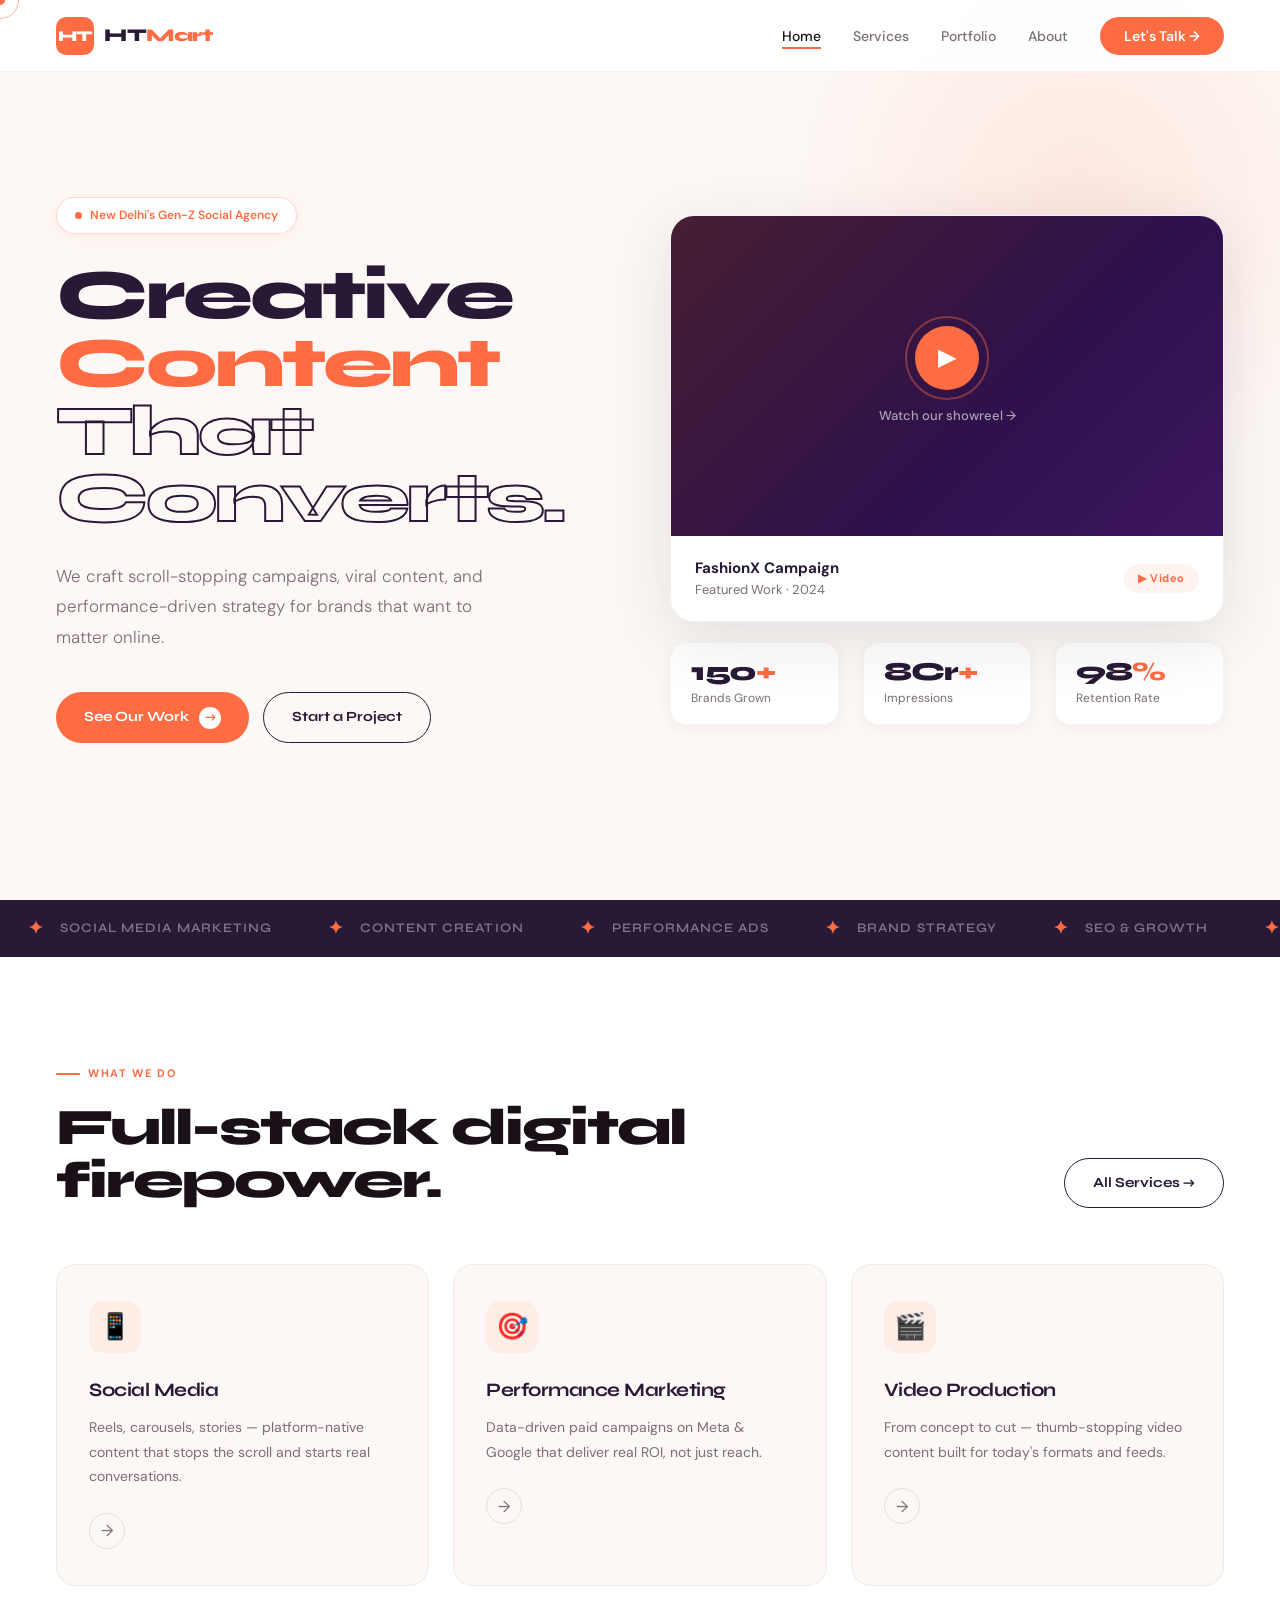
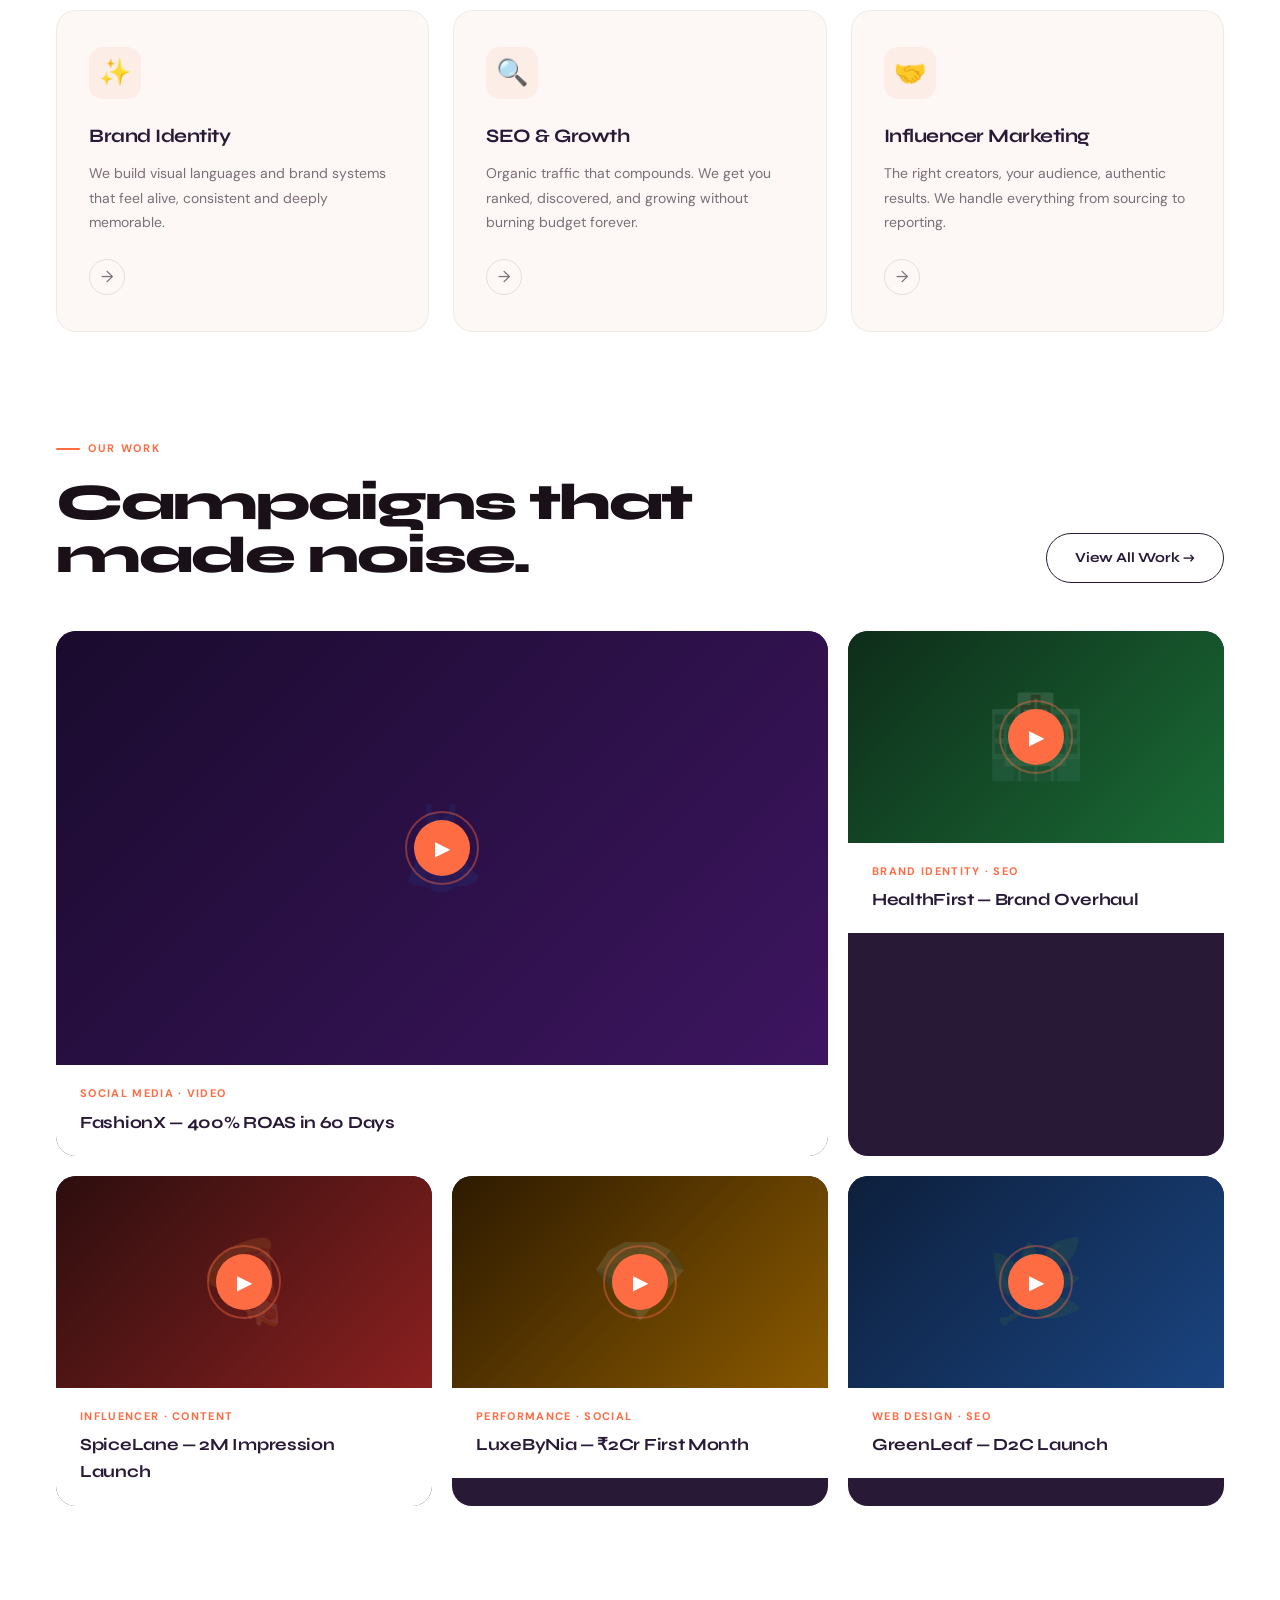
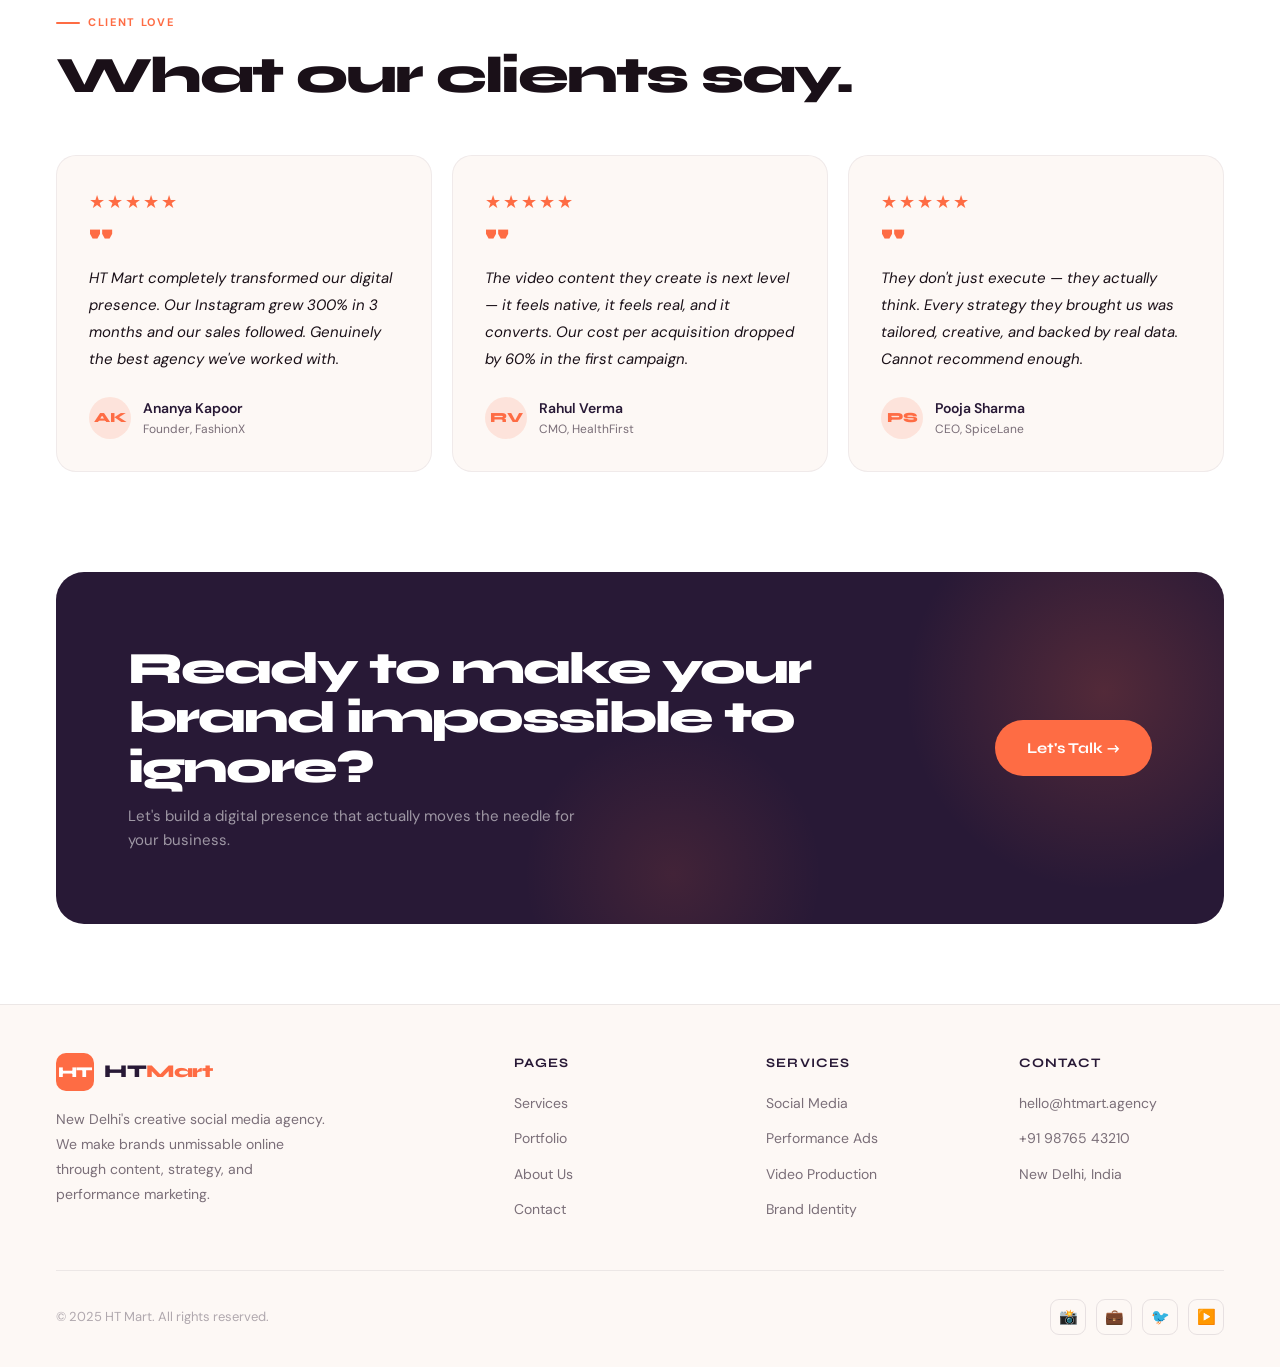
<file: agency-website_1.html>
<!DOCTYPE html>
<html lang="en">
<head>
<meta charset="UTF-8">
<meta name="viewport" content="width=device-width, initial-scale=1.0">
<title>HT Mart — Creative Content That Converts</title>
<link href="https://fonts.googleapis.com/css2?family=Clash+Display:wght@400;500;600;700&family=Syne:wght@400;500;600;700;800&family=DM+Sans:ital,opsz,wght@0,9..40,300;0,9..40,400;0,9..40,500;1,9..40,400&display=swap" rel="stylesheet">
<style>
:root {
  --orange: #FE6C44;
  --purple: #281936;
  --white: #FFFFFF;
  --off-white: #FDF8F5;
  --cream: #FFF4EE;
  --light-gray: #F5F0EB;
  --text: #1A1018;
  --text-muted: #7A6E78;
  --text-light: #B0A8AE;
  --orange-light: rgba(254,108,68,0.08);
  --orange-mid: rgba(254,108,68,0.15);
  --purple-light: rgba(40,25,54,0.06);
  --shadow: 0 4px 32px rgba(40,25,54,0.08);
  --shadow-lg: 0 16px 64px rgba(40,25,54,0.12);
}

*{margin:0;padding:0;box-sizing:border-box;}
html{scroll-behavior:smooth;}
body{
  background:var(--white);
  color:var(--text);
  font-family:'DM Sans',sans-serif;
  font-size:16px;
  line-height:1.6;
  overflow-x:hidden;
  cursor:none;
}

/* CURSOR */
.cursor{width:10px;height:10px;background:var(--orange);border-radius:50%;position:fixed;top:0;left:0;pointer-events:none;z-index:99999;transform:translate(-50%,-50%);transition:width .2s,height .2s,background .2s;}
.cursor-ring{width:38px;height:38px;border:1.5px solid var(--orange);border-radius:50%;position:fixed;top:0;left:0;pointer-events:none;z-index:99998;transform:translate(-50%,-50%);transition:width .2s,height .2s,opacity .2s,border-color .2s;opacity:0.5;}
.cursor.hovered{width:18px;height:18px;background:var(--purple);}
.cursor-ring.hovered{width:52px;height:52px;border-color:var(--purple);opacity:0.25;}

/* PAGE SYSTEM */
.page{display:none;min-height:100vh;animation:pageIn .4s ease both;}
.page.active{display:block;}
@keyframes pageIn{from{opacity:0;transform:translateY(12px);}to{opacity:1;transform:translateY(0);}}

/* NAV */
nav{
  position:fixed;top:0;left:0;right:0;z-index:1000;
  display:flex;align-items:center;justify-content:space-between;
  padding:0 56px;height:72px;
  background:rgba(255,255,255,0.92);
  backdrop-filter:blur(20px);
  border-bottom:1px solid rgba(40,25,54,0.06);
  transition:box-shadow .3s;
}
nav.scrolled{box-shadow:0 2px 24px rgba(40,25,54,0.08);}

.logo-wrap{display:flex;align-items:center;gap:10px;text-decoration:none;}
.logo-icon{
  width:38px;height:38px;
  background:var(--orange);
  border-radius:10px;
  display:flex;align-items:center;justify-content:center;
  font-family:'Syne',sans-serif;font-weight:800;font-size:15px;color:#fff;
  letter-spacing:-0.5px;
}
.logo-text{font-family:'Syne',sans-serif;font-weight:800;font-size:18px;color:var(--purple);letter-spacing:-0.5px;}
.logo-text span{color:var(--orange);}

.nav-links{display:flex;align-items:center;gap:32px;list-style:none;}
.nav-links a{color:var(--text-muted);text-decoration:none;font-size:14px;font-weight:500;transition:color .2s;cursor:none;position:relative;}
.nav-links a::after{content:'';position:absolute;bottom:-4px;left:0;right:0;height:2px;background:var(--orange);transform:scaleX(0);transition:transform .25s ease;}
.nav-links a:hover,.nav-links a.active{color:var(--text);}
.nav-links a:hover::after,.nav-links a.active::after{transform:scaleX(1);}
.nav-cta{background:var(--orange)!important;color:#fff!important;padding:10px 24px;border-radius:100px;font-weight:600!important;transition:transform .2s,box-shadow .2s!important;}
.nav-cta::after{display:none!important;}
.nav-cta:hover{transform:translateY(-2px)!important;box-shadow:0 8px 24px rgba(254,108,68,0.4)!important;}

.hamburger{display:none;flex-direction:column;gap:5px;cursor:none;border:none;background:none;padding:4px;}
.hamburger span{width:22px;height:2px;background:var(--purple);border-radius:2px;display:block;transition:all .3s;}

/* MOBILE NAV */
.mobile-nav{display:none;position:fixed;inset:0;background:var(--purple);z-index:9000;flex-direction:column;align-items:center;justify-content:center;gap:28px;}
.mobile-nav.open{display:flex;}
.mobile-nav a{font-family:'Syne',sans-serif;font-size:40px;font-weight:800;color:#fff;text-decoration:none;cursor:none;transition:color .2s;}
.mobile-nav a:hover{color:var(--orange);}
.mobile-close{position:absolute;top:24px;right:28px;background:none;border:none;color:#fff;font-size:28px;cursor:none;}

/* SCROLL REVEAL */
.reveal{opacity:0;transform:translateY(28px);transition:opacity .7s ease,transform .7s ease;}
.reveal.visible{opacity:1;transform:translateY(0);}

/* SHARED SECTION STYLES */
.section-tag{display:inline-flex;align-items:center;gap:8px;font-size:11px;letter-spacing:.15em;text-transform:uppercase;font-weight:700;color:var(--orange);margin-bottom:18px;}
.section-tag::before{content:'';width:24px;height:2px;background:var(--orange);border-radius:2px;}
.section-heading{font-family:'Syne',sans-serif;font-weight:800;letter-spacing:-2px;line-height:1.05;}
.btn-primary{display:inline-flex;align-items:center;gap:10px;background:var(--orange);color:#fff;font-family:'Syne',sans-serif;font-weight:700;font-size:14px;padding:14px 28px;border-radius:100px;text-decoration:none;border:none;cursor:none;transition:transform .2s,box-shadow .2s;}
.btn-primary:hover{transform:translateY(-3px);box-shadow:0 10px 28px rgba(254,108,68,0.4);}
.btn-primary .arr{width:22px;height:22px;background:#fff;border-radius:50%;display:flex;align-items:center;justify-content:center;color:var(--orange);font-size:13px;font-weight:700;transition:transform .2s;}
.btn-primary:hover .arr{transform:rotate(45deg);}
.btn-outline{display:inline-flex;align-items:center;gap:8px;border:1.5px solid var(--purple);color:var(--purple);font-family:'Syne',sans-serif;font-weight:700;font-size:14px;padding:13px 28px;border-radius:100px;text-decoration:none;cursor:none;transition:all .2s;}
.btn-outline:hover{background:var(--purple);color:#fff;}

/* ============================================================
   HOME PAGE
   ============================================================ */
#home{}

/* HERO */
.hero{
  min-height:100vh;
  padding:120px 56px 80px;
  display:grid;
  grid-template-columns:1fr 1fr;
  gap:60px;
  align-items:center;
  background:var(--off-white);
  position:relative;
  overflow:hidden;
}
.hero::before{
  content:'';
  position:absolute;
  width:600px;height:600px;
  border-radius:50%;
  background:radial-gradient(circle,rgba(254,108,68,0.12) 0%,transparent 70%);
  right:-100px;top:-100px;
  pointer-events:none;
}
.hero-left{position:relative;z-index:2;}
.hero-badge{
  display:inline-flex;align-items:center;gap:8px;
  background:#fff;border:1px solid rgba(254,108,68,0.25);
  color:var(--orange);font-size:12px;font-weight:600;
  padding:8px 18px;border-radius:100px;
  margin-bottom:28px;
  box-shadow:0 2px 12px rgba(254,108,68,0.1);
  animation:fadeUp .8s ease both;
}
.hero-badge .pulse{width:7px;height:7px;background:var(--orange);border-radius:50%;animation:pulseAnim 2s ease infinite;}
@keyframes pulseAnim{0%,100%{opacity:1;transform:scale(1);}50%{opacity:.4;transform:scale(1.6);}}

.hero h1{
  font-family:'Syne',sans-serif;
  font-size:clamp(48px,5.5vw,78px);
  font-weight:800;letter-spacing:-3px;line-height:.96;
  color:var(--purple);
  animation:fadeUp .8s ease .1s both;
}
.hero h1 .highlight{color:var(--orange);display:block;}
.hero h1 .stroke{
  -webkit-text-stroke:2px var(--purple);
  color:transparent;display:block;
}

.hero-desc{
  font-size:17px;color:var(--text-muted);
  max-width:440px;margin:28px 0 40px;
  font-weight:300;line-height:1.8;
  animation:fadeUp .8s ease .2s both;
}
.hero-actions{display:flex;gap:14px;align-items:center;flex-wrap:wrap;animation:fadeUp .8s ease .3s both;}

.hero-right{position:relative;z-index:2;}
.hero-visual-card{
  background:#fff;
  border-radius:24px;
  overflow:hidden;
  box-shadow:var(--shadow-lg);
  border:1px solid rgba(40,25,54,0.06);
  animation:fadeUp .8s ease .2s both;
}
.hero-video-placeholder{
  width:100%;height:320px;
  background:var(--purple);
  display:flex;flex-direction:column;align-items:center;justify-content:center;
  gap:16px;
  position:relative;
  overflow:hidden;
}
.hero-video-placeholder::before{
  content:'';position:absolute;inset:0;
  background:linear-gradient(135deg,rgba(254,108,68,0.2) 0%,transparent 60%);
}
.play-btn{
  width:64px;height:64px;
  background:var(--orange);border-radius:50%;
  display:flex;align-items:center;justify-content:center;
  font-size:24px;color:#fff;
  position:relative;z-index:1;
  transition:transform .3s,box-shadow .3s;
  cursor:none;
}
.play-btn:hover{transform:scale(1.1);box-shadow:0 8px 32px rgba(254,108,68,0.5);}
.play-btn::after{
  content:'';position:absolute;
  width:80px;height:80px;border:2px solid rgba(254,108,68,0.4);
  border-radius:50%;animation:ripple 2s ease infinite;
}
@keyframes ripple{0%{transform:scale(1);opacity:1;}100%{transform:scale(1.6);opacity:0;}}

.hero-video-label{color:rgba(255,255,255,0.6);font-size:13px;font-weight:500;position:relative;z-index:1;}
.hero-card-bottom{padding:20px 24px;display:flex;align-items:center;justify-content:space-between;}
.hero-card-meta{font-size:13px;color:var(--text-muted);}
.hero-card-meta strong{color:var(--purple);font-weight:700;display:block;font-size:15px;}
.hero-card-tag{background:var(--orange-light);color:var(--orange);font-size:11px;font-weight:700;padding:6px 14px;border-radius:100px;letter-spacing:.05em;}

.hero-stats{display:flex;gap:24px;margin-top:20px;}
.hero-stat{background:#fff;border-radius:16px;padding:16px 20px;flex:1;box-shadow:0 2px 16px rgba(40,25,54,0.06);border:1px solid rgba(40,25,54,0.04);}
.hero-stat-num{font-family:'Syne',sans-serif;font-weight:800;font-size:26px;color:var(--purple);letter-spacing:-1px;line-height:1;}
.hero-stat-num span{color:var(--orange);}
.hero-stat-label{font-size:12px;color:var(--text-muted);margin-top:4px;}

@keyframes fadeUp{from{opacity:0;transform:translateY(18px);}to{opacity:1;transform:translateY(0);}}

/* MARQUEE */
.marquee-wrap{
  background:var(--purple);
  overflow:hidden;
  padding:14px 0;
}
.marquee-track{display:flex;gap:0;animation:marqueeAnim 22s linear infinite;width:max-content;}
.marquee-item{display:flex;align-items:center;gap:16px;padding:0 28px;font-family:'Syne',sans-serif;font-size:13px;font-weight:600;color:rgba(255,255,255,0.4);letter-spacing:.08em;text-transform:uppercase;white-space:nowrap;}
.marquee-item .dot{color:var(--orange);font-size:18px;}
@keyframes marqueeAnim{0%{transform:translateX(0);}100%{transform:translateX(-50%);}}

/* SERVICES SECTION */
.services-home{padding:100px 56px;}
.services-header{display:flex;justify-content:space-between;align-items:flex-end;margin-bottom:56px;flex-wrap:wrap;gap:24px;}
.services-header .section-heading{font-size:clamp(36px,4vw,58px);}
.services-home-grid{display:grid;grid-template-columns:repeat(3,1fr);gap:24px;}

.svc-card{
  background:var(--off-white);
  border-radius:20px;
  padding:36px 32px;
  border:1px solid rgba(40,25,54,0.06);
  cursor:none;
  transition:transform .3s,box-shadow .3s,background .3s;
  position:relative;overflow:hidden;
}
.svc-card::before{
  content:'';position:absolute;
  bottom:0;left:0;right:0;height:3px;
  background:var(--orange);
  transform:scaleX(0);transform-origin:left;
  transition:transform .35s ease;
}
.svc-card:hover{transform:translateY(-6px);box-shadow:var(--shadow-lg);background:#fff;}
.svc-card:hover::before{transform:scaleX(1);}
.svc-icon{
  width:52px;height:52px;
  background:var(--orange-light);
  border-radius:14px;
  display:flex;align-items:center;justify-content:center;
  font-size:26px;margin-bottom:22px;
  transition:transform .3s;
}
.svc-card:hover .svc-icon{transform:rotate(-8deg) scale(1.1);}
.svc-card h3{font-family:'Syne',sans-serif;font-size:19px;font-weight:700;color:var(--purple);margin-bottom:10px;letter-spacing:-.5px;}
.svc-card p{color:var(--text-muted);font-size:14px;line-height:1.75;}
.svc-arrow{
  margin-top:24px;
  width:36px;height:36px;
  border:1.5px solid rgba(40,25,54,0.12);
  border-radius:50%;display:flex;align-items:center;justify-content:center;
  color:var(--text-muted);font-size:16px;
  transition:all .3s;
}
.svc-card:hover .svc-arrow{background:var(--orange);border-color:var(--orange);color:#fff;transform:rotate(45deg);}

/* PORTFOLIO SECTION HOME */
.portfolio-home{padding:0 56px 100px;}
.portfolio-home-header{display:flex;justify-content:space-between;align-items:flex-end;margin-bottom:48px;flex-wrap:wrap;gap:24px;}
.portfolio-home-header .section-heading{font-size:clamp(36px,4vw,58px);}

.portfolio-home-grid{display:grid;grid-template-columns:repeat(3,1fr);grid-template-rows:auto auto;gap:20px;}

.port-card{
  border-radius:20px;overflow:hidden;
  cursor:none;position:relative;
  transition:transform .3s,box-shadow .3s;
  background:var(--purple);
}
.port-card:hover{transform:scale(1.02);box-shadow:var(--shadow-lg);}
.port-card.large{grid-column:span 2;grid-row:span 1;}
.port-card.tall{grid-row:span 2;}

.port-video{
  width:100%;aspect-ratio:16/9;
  display:flex;flex-direction:column;align-items:center;justify-content:center;
  position:relative;overflow:hidden;min-height:200px;
}
.port-card.tall .port-video{aspect-ratio:auto;min-height:400px;}
.port-card.large .port-video{min-height:240px;}

.port-gradient-1{background:linear-gradient(135deg,#1a0b2e 0%,#3d1560 100%);}
.port-gradient-2{background:linear-gradient(135deg,#0d1f3c 0%,#1a4480 100%);}
.port-gradient-3{background:linear-gradient(135deg,#2d0e0e 0%,#8b2020 100%);}
.port-gradient-4{background:linear-gradient(135deg,#0e2d1a 0%,#1a6b35 100%);}
.port-gradient-5{background:linear-gradient(135deg,#2d1a00 0%,#8b5a00 100%);}

.port-overlay-icon{font-size:80px;opacity:.12;position:absolute;}
.port-play{
  width:56px;height:56px;background:var(--orange);border-radius:50%;
  display:flex;align-items:center;justify-content:center;
  color:#fff;font-size:20px;position:relative;z-index:2;
  transition:transform .3s,box-shadow .3s;
}
.port-card:hover .port-play{transform:scale(1.15);box-shadow:0 8px 28px rgba(254,108,68,0.5);}
.port-play::after{
  content:'';position:absolute;
  width:70px;height:70px;
  border:2px solid rgba(254,108,68,0.4);
  border-radius:50%;
  animation:ripple 2s ease infinite;
}
.port-info{
  padding:20px 24px;
  background:#fff;
}
.port-cat{font-size:11px;letter-spacing:.12em;text-transform:uppercase;font-weight:700;color:var(--orange);margin-bottom:6px;}
.port-title{font-family:'Syne',sans-serif;font-weight:700;font-size:17px;color:var(--purple);letter-spacing:-.3px;}
.port-click-hint{
  position:absolute;top:16px;right:16px;
  background:rgba(255,255,255,0.15);
  backdrop-filter:blur(8px);
  color:#fff;font-size:11px;font-weight:600;
  padding:6px 12px;border-radius:100px;
  letter-spacing:.05em;
  opacity:0;transition:opacity .3s;
}
.port-card:hover .port-click-hint{opacity:1;}

/* TESTIMONIALS */
.testimonials{padding:0 56px 100px;}
.testi-grid{display:grid;grid-template-columns:repeat(3,1fr);gap:20px;margin-top:52px;}
.testi-card{
  background:var(--off-white);
  border-radius:20px;padding:32px;
  border:1px solid rgba(40,25,54,0.06);
}
.testi-stars{color:var(--orange);font-size:18px;margin-bottom:16px;letter-spacing:2px;}
.testi-text{color:var(--text);font-size:15px;line-height:1.8;font-style:italic;margin-bottom:24px;}
.testi-text::before{content:'"';font-size:40px;color:var(--orange);line-height:.5;display:block;margin-bottom:12px;font-style:normal;font-family:'Syne',sans-serif;font-weight:800;}
.testi-author{display:flex;align-items:center;gap:12px;}
.testi-avatar{width:42px;height:42px;border-radius:50%;background:var(--orange-mid);display:flex;align-items:center;justify-content:center;font-family:'Syne',sans-serif;font-weight:800;font-size:14px;color:var(--orange);}
.testi-name{font-weight:600;font-size:14px;color:var(--purple);}
.testi-role{font-size:12px;color:var(--text-muted);}

/* CTA BANNER */
.cta-banner{
  margin:0 56px 80px;
  background:var(--purple);
  border-radius:28px;
  padding:72px 72px;
  display:flex;align-items:center;justify-content:space-between;gap:40px;
  position:relative;overflow:hidden;
}
.cta-banner::before{
  content:'';position:absolute;
  width:400px;height:400px;border-radius:50%;
  background:radial-gradient(circle,rgba(254,108,68,0.2) 0%,transparent 70%);
  right:-80px;top:-80px;pointer-events:none;
}
.cta-banner::after{
  content:'';position:absolute;
  width:300px;height:300px;border-radius:50%;
  background:radial-gradient(circle,rgba(254,108,68,0.12) 0%,transparent 70%);
  left:40%;bottom:-100px;pointer-events:none;
}
.cta-banner-left{position:relative;z-index:2;}
.cta-banner h2{font-family:'Syne',sans-serif;font-size:clamp(26px,3.5vw,46px);font-weight:800;color:#fff;letter-spacing:-2px;line-height:1.1;margin-bottom:12px;}
.cta-banner p{color:rgba(255,255,255,0.55);font-size:15px;max-width:460px;}
.cta-banner-right{position:relative;z-index:2;flex-shrink:0;}
.btn-orange-white{display:inline-flex;align-items:center;gap:10px;background:var(--orange);color:#fff;font-family:'Syne',sans-serif;font-weight:700;font-size:15px;padding:16px 32px;border-radius:100px;text-decoration:none;cursor:none;transition:transform .2s,box-shadow .2s;}
.btn-orange-white:hover{transform:translateY(-3px);box-shadow:0 12px 32px rgba(254,108,68,0.5);}

/* FOOTER */
footer{
  background:var(--off-white);
  border-top:1px solid rgba(40,25,54,0.08);
  padding:48px 56px 32px;
}
.footer-top{display:grid;grid-template-columns:2fr 1fr 1fr 1fr;gap:48px;margin-bottom:48px;}
.footer-brand p{color:var(--text-muted);font-size:14px;line-height:1.8;margin-top:16px;max-width:280px;}
.footer-col h4{font-family:'Syne',sans-serif;font-size:13px;font-weight:700;color:var(--purple);letter-spacing:.08em;text-transform:uppercase;margin-bottom:16px;}
.footer-col ul{list-style:none;display:flex;flex-direction:column;gap:10px;}
.footer-col ul a{color:var(--text-muted);text-decoration:none;font-size:14px;transition:color .2s;cursor:none;}
.footer-col ul a:hover{color:var(--orange);}
.footer-bottom{border-top:1px solid rgba(40,25,54,0.08);padding-top:28px;display:flex;justify-content:space-between;align-items:center;flex-wrap:wrap;gap:16px;}
.footer-bottom p{color:var(--text-light);font-size:13px;}
.footer-socials{display:flex;gap:10px;}
.footer-social{width:36px;height:36px;border-radius:9px;border:1px solid rgba(40,25,54,0.1);display:flex;align-items:center;justify-content:center;color:var(--text-muted);font-size:15px;text-decoration:none;transition:all .2s;cursor:none;}
.footer-social:hover{background:var(--orange);border-color:var(--orange);color:#fff;}

/* ============================================================
   SERVICES PAGE
   ============================================================ */
#services{padding-top:72px;}
.page-hero-wrap{
  background:var(--off-white);
  padding:80px 56px 80px;
  position:relative;overflow:hidden;
}
.page-hero-wrap::after{
  content:'';position:absolute;right:0;top:0;bottom:0;width:50%;
  background:radial-gradient(ellipse at right,rgba(254,108,68,0.08) 0%,transparent 70%);
  pointer-events:none;
}
.page-hero-wrap h1{font-family:'Syne',sans-serif;font-size:clamp(44px,6vw,84px);font-weight:800;letter-spacing:-3px;line-height:.96;color:var(--purple);position:relative;z-index:1;}
.page-hero-wrap h1 span{color:var(--orange);}
.page-hero-wrap p{color:var(--text-muted);font-size:17px;max-width:480px;margin-top:22px;font-weight:300;line-height:1.8;position:relative;z-index:1;}

.services-detailed{padding:80px 56px 100px;}
.svc-row{
  display:grid;grid-template-columns:1fr 1fr;gap:64px;
  align-items:center;padding:64px 0;
  border-bottom:1px solid rgba(40,25,54,0.07);
}
.svc-row:last-child{border-bottom:none;}
.svc-row.flip{direction:rtl;}
.svc-row.flip>*{direction:ltr;}
.svc-row-visual{
  background:var(--off-white);border-radius:24px;
  min-height:320px;display:flex;align-items:center;justify-content:center;
  font-size:90px;border:1px solid rgba(40,25,54,0.06);
  position:relative;overflow:hidden;
}
.svc-row-visual::before{
  content:'';position:absolute;
  width:200px;height:200px;border-radius:50%;
  background:radial-gradient(circle,rgba(254,108,68,0.15) 0%,transparent 70%);
}
.svc-row-num{font-size:11px;letter-spacing:.15em;text-transform:uppercase;font-weight:700;color:var(--orange);margin-bottom:12px;}
.svc-row h2{font-family:'Syne',sans-serif;font-size:34px;font-weight:800;letter-spacing:-1px;color:var(--purple);margin-bottom:14px;}
.svc-row p{color:var(--text-muted);font-size:15px;line-height:1.85;margin-bottom:24px;}
.tags-row{display:flex;flex-wrap:wrap;gap:8px;}
.pill{background:var(--orange-light);color:var(--orange);border:1px solid rgba(254,108,68,0.2);font-size:12px;font-weight:600;padding:7px 16px;border-radius:100px;}

/* ============================================================
   PORTFOLIO PAGE
   ============================================================ */
#portfolio{padding-top:72px;}
.portfolio-filters{
  display:flex;gap:10px;flex-wrap:wrap;
  padding:32px 56px 0;
}
.filter-btn{
  background:none;border:1.5px solid rgba(40,25,54,0.12);
  color:var(--text-muted);font-family:'DM Sans',sans-serif;
  font-size:13px;font-weight:500;padding:9px 22px;border-radius:100px;
  cursor:none;transition:all .2s;
}
.filter-btn:hover,.filter-btn.active{background:var(--orange);border-color:var(--orange);color:#fff;}

.portfolio-masonry{
  padding:40px 56px 100px;
  display:grid;
  grid-template-columns:repeat(3,1fr);
  gap:24px;
}
.port-item{
  border-radius:20px;overflow:hidden;
  cursor:none;position:relative;
  transition:transform .3s,box-shadow .3s;
  background:var(--purple);
}
.port-item:hover{transform:translateY(-6px);box-shadow:var(--shadow-lg);}
.port-item.span2{grid-column:span 2;}
.port-video-thumb{
  width:100%;min-height:220px;
  display:flex;flex-direction:column;align-items:center;justify-content:center;
  gap:16px;position:relative;overflow:hidden;
}
.port-item.span2 .port-video-thumb{min-height:280px;}
.port-video-label{color:rgba(255,255,255,0.5);font-size:12px;font-weight:500;position:relative;z-index:2;}
.port-item-info{padding:20px 24px;background:#fff;}
.port-item-cat{font-size:11px;letter-spacing:.1em;text-transform:uppercase;font-weight:700;color:var(--orange);margin-bottom:6px;}
.port-item-title{font-family:'Syne',sans-serif;font-weight:700;font-size:16px;color:var(--purple);}
.port-item-desc{font-size:13px;color:var(--text-muted);margin-top:6px;line-height:1.6;}
.port-view-btn{
  position:absolute;top:16px;right:16px;
  background:var(--orange);color:#fff;
  font-size:12px;font-weight:700;
  padding:8px 16px;border-radius:100px;
  opacity:0;transform:translateY(-4px);
  transition:opacity .3s,transform .3s;
  z-index:10;
}
.port-item:hover .port-view-btn{opacity:1;transform:translateY(0);}

/* ============================================================
   ABOUT PAGE
   ============================================================ */
#about{padding-top:72px;}
.about-intro{
  display:grid;grid-template-columns:1fr 1fr;gap:80px;
  padding:80px 56px;align-items:center;
  background:var(--off-white);
}
.about-intro h1{font-family:'Syne',sans-serif;font-size:clamp(40px,5vw,74px);font-weight:800;letter-spacing:-3px;line-height:.97;color:var(--purple);}
.about-intro h1 em{color:var(--orange);font-style:normal;display:block;}
.about-intro-right p{color:var(--text-muted);font-size:16px;line-height:1.9;margin-bottom:18px;}
.about-nums{display:grid;grid-template-columns:repeat(3,1fr);gap:24px;margin-top:36px;}
.about-num-box{background:#fff;border-radius:16px;padding:24px;border:1px solid rgba(40,25,54,0.06);}
.about-num{font-family:'Syne',sans-serif;font-size:38px;font-weight:800;color:var(--purple);letter-spacing:-2px;line-height:1;}
.about-num span{color:var(--orange);}
.about-num-label{font-size:12px;color:var(--text-muted);margin-top:6px;}

.values-wrap{padding:80px 56px;}
.values-grid{display:grid;grid-template-columns:repeat(3,1fr);gap:20px;margin-top:52px;}
.val-card{background:var(--off-white);border-radius:18px;padding:32px;border:1px solid rgba(40,25,54,0.06);cursor:none;transition:transform .3s,box-shadow .3s,border-color .3s;}
.val-card:hover{transform:translateY(-4px);box-shadow:var(--shadow);border-color:rgba(254,108,68,0.25);}
.val-icon{font-size:36px;margin-bottom:16px;}
.val-card h4{font-family:'Syne',sans-serif;font-size:17px;font-weight:700;color:var(--purple);margin-bottom:8px;}
.val-card p{color:var(--text-muted);font-size:13px;line-height:1.75;}

.team-wrap{padding:0 56px 100px;}
.team-grid{display:grid;grid-template-columns:repeat(4,1fr);gap:20px;margin-top:52px;}
.team-card{
  background:var(--off-white);border-radius:20px;
  overflow:hidden;border:1px solid rgba(40,25,54,0.06);
  cursor:none;transition:transform .3s,box-shadow .3s;
}
.team-card:hover{transform:translateY(-6px);box-shadow:var(--shadow-lg);}
.team-photo{
  height:160px;
  display:flex;align-items:center;justify-content:center;
  font-size:56px;background:var(--orange-light);
}
.team-info{padding:20px 20px;}
.team-info h4{font-family:'Syne',sans-serif;font-size:16px;font-weight:700;color:var(--purple);margin-bottom:2px;}
.team-info span{color:var(--text-muted);font-size:12px;}

/* ============================================================
   CONTACT PAGE
   ============================================================ */
#contact{padding-top:72px;}
.contact-wrap{
  display:grid;grid-template-columns:1fr 1fr;gap:80px;
  padding:80px 56px 100px;align-items:start;
}
.contact-left h1{font-family:'Syne',sans-serif;font-size:clamp(36px,4.5vw,66px);font-weight:800;letter-spacing:-2px;line-height:.97;color:var(--purple);margin-bottom:20px;}
.contact-left h1 span{color:var(--orange);}
.contact-left>p{color:var(--text-muted);font-size:16px;line-height:1.85;margin-bottom:44px;}
.contact-detail{display:flex;align-items:center;gap:16px;margin-bottom:20px;}
.c-icon{width:46px;height:46px;background:var(--orange-light);border-radius:12px;display:flex;align-items:center;justify-content:center;font-size:20px;flex-shrink:0;}
.c-text strong{display:block;font-weight:600;font-size:14px;color:var(--purple);}
.c-text span{font-size:13px;color:var(--text-muted);}
.contact-socials{display:flex;gap:10px;margin-top:36px;}
.c-social{width:42px;height:42px;border-radius:10px;border:1.5px solid rgba(40,25,54,0.1);display:flex;align-items:center;justify-content:center;font-size:18px;text-decoration:none;transition:all .2s;cursor:none;}
.c-social:hover{background:var(--orange);border-color:var(--orange);}

.contact-form{background:var(--off-white);border-radius:24px;padding:48px;border:1px solid rgba(40,25,54,0.07);}
.form-row{display:grid;grid-template-columns:1fr 1fr;gap:16px;}
.f-group{margin-bottom:18px;}
.f-group label{display:block;font-size:11px;font-weight:700;letter-spacing:.1em;text-transform:uppercase;color:var(--text-muted);margin-bottom:8px;}
.f-control{
  width:100%;background:#fff;
  border:1.5px solid rgba(40,25,54,0.1);
  border-radius:10px;padding:13px 16px;
  color:var(--text);font-family:'DM Sans',sans-serif;font-size:15px;
  outline:none;transition:border-color .2s;
}
.f-control:focus{border-color:var(--orange);}
.f-control::placeholder{color:var(--text-light);}
textarea.f-control{resize:vertical;min-height:120px;}
select.f-control{cursor:none;}
.f-submit{
  width:100%;background:var(--orange);color:#fff;
  font-family:'Syne',sans-serif;font-weight:700;font-size:16px;
  padding:16px;border-radius:12px;border:none;cursor:none;
  margin-top:8px;transition:transform .2s,box-shadow .2s;
}
.f-submit:hover{transform:translateY(-2px);box-shadow:0 8px 32px rgba(254,108,68,0.38);}

/* ============================================================
   PORTFOLIO DETAIL PAGES
   ============================================================ */
.port-detail{padding-top:72px;}
.port-detail-hero{
  padding:60px 56px 0;
  background:var(--off-white);
}
.back-btn{
  display:inline-flex;align-items:center;gap:8px;
  color:var(--text-muted);font-size:13px;font-weight:500;
  text-decoration:none;cursor:none;margin-bottom:32px;
  transition:color .2s;
}
.back-btn:hover{color:var(--orange);}
.port-detail-hero h1{font-family:'Syne',sans-serif;font-size:clamp(36px,5vw,72px);font-weight:800;letter-spacing:-3px;color:var(--purple);line-height:.96;margin-bottom:20px;}
.port-detail-hero h1 span{color:var(--orange);}
.port-detail-meta{display:flex;gap:12px;flex-wrap:wrap;margin-bottom:40px;}
.meta-pill{background:#fff;border:1px solid rgba(40,25,54,0.1);color:var(--text-muted);font-size:12px;font-weight:500;padding:8px 16px;border-radius:100px;}
.meta-pill strong{color:var(--orange);}

.port-detail-video{
  width:100%;aspect-ratio:16/9;
  border-radius:20px 20px 0 0;overflow:hidden;
  display:flex;flex-direction:column;align-items:center;justify-content:center;
  gap:20px;position:relative;min-height:400px;
}
.port-detail-video .big-play{
  width:80px;height:80px;background:var(--orange);border-radius:50%;
  display:flex;align-items:center;justify-content:center;
  color:#fff;font-size:30px;position:relative;z-index:2;
  cursor:none;transition:transform .3s,box-shadow .3s;
}
.port-detail-video .big-play:hover{transform:scale(1.1);box-shadow:0 12px 40px rgba(254,108,68,0.5);}
.port-detail-video .big-play::after{content:'';position:absolute;width:100px;height:100px;border:3px solid rgba(254,108,68,0.4);border-radius:50%;animation:ripple 2s ease infinite;}

.port-detail-body{padding:60px 56px 100px;}
.port-detail-grid{display:grid;grid-template-columns:2fr 1fr;gap:60px;align-items:start;}
.port-detail-content h2{font-family:'Syne',sans-serif;font-size:28px;font-weight:800;letter-spacing:-1px;color:var(--purple);margin-bottom:16px;}
.port-detail-content p{color:var(--text-muted);font-size:15px;line-height:1.9;margin-bottom:20px;}

.port-results-card{background:var(--off-white);border-radius:20px;padding:32px;border:1px solid rgba(40,25,54,0.06);position:sticky;top:100px;}
.port-results-card h3{font-family:'Syne',sans-serif;font-size:16px;font-weight:700;color:var(--purple);margin-bottom:24px;letter-spacing:-.3px;}
.result-row{display:flex;justify-content:space-between;align-items:center;padding:14px 0;border-bottom:1px solid rgba(40,25,54,0.06);}
.result-row:last-child{border-bottom:none;}
.result-label{font-size:13px;color:var(--text-muted);}
.result-value{font-family:'Syne',sans-serif;font-weight:800;font-size:18px;color:var(--orange);}

.port-more-videos{margin-top:48px;}
.port-more-videos h2{font-family:'Syne',sans-serif;font-size:24px;font-weight:700;color:var(--purple);letter-spacing:-1px;margin-bottom:24px;}
.port-videos-grid{display:grid;grid-template-columns:repeat(3,1fr);gap:16px;}
.mini-video{border-radius:14px;overflow:hidden;cursor:none;transition:transform .3s;}
.mini-video:hover{transform:scale(1.03);}
.mini-video-thumb{
  aspect-ratio:16/9;
  display:flex;align-items:center;justify-content:center;position:relative;
}
.mini-play{width:36px;height:36px;background:var(--orange);border-radius:50%;display:flex;align-items:center;justify-content:center;color:#fff;font-size:14px;position:relative;z-index:2;}
.mini-video-label{font-size:11px;color:rgba(255,255,255,0.5);position:absolute;bottom:8px;left:12px;}
.mini-info{padding:12px 14px;background:#fff;border:1px solid rgba(40,25,54,0.06);border-top:none;border-radius:0 0 14px 14px;}
.mini-info-title{font-weight:600;font-size:13px;color:var(--purple);}

/* RESPONSIVE */
@media(max-width:960px){
  nav{padding:0 24px;}
  .nav-links{display:none;}
  .hamburger{display:flex;}
  .hero{grid-template-columns:1fr;padding:100px 24px 60px;}
  .hero-right{display:none;}
  .services-home,.portfolio-home,.testimonials,.cta-banner{padding-left:24px;padding-right:24px;}
  .services-home-grid{grid-template-columns:1fr 1fr;}
  .portfolio-home-grid{grid-template-columns:1fr;}
  .port-card.large,.port-card.tall{grid-column:span 1;grid-row:span 1;}
  .testi-grid{grid-template-columns:1fr;}
  .cta-banner{flex-direction:column;padding:40px 32px;margin:0 24px 60px;}
  footer{padding:40px 24px 24px;}
  .footer-top{grid-template-columns:1fr 1fr;gap:32px;}
  .page-hero-wrap,.services-detailed,.portfolio-masonry,.portfolio-filters,
  .about-intro,.values-wrap,.team-wrap,.contact-wrap{padding-left:24px;padding-right:24px;}
  .svc-row{grid-template-columns:1fr;gap:28px;}
  .svc-row.flip{direction:ltr;}
  .about-intro{grid-template-columns:1fr;}
  .values-grid{grid-template-columns:1fr 1fr;}
  .team-grid{grid-template-columns:repeat(2,1fr);}
  .contact-wrap{grid-template-columns:1fr;}
  .portfolio-masonry{grid-template-columns:1fr 1fr;}
  .port-item.span2{grid-column:span 1;}
  .port-detail-hero,.port-detail-body{padding-left:24px;padding-right:24px;}
  .port-detail-grid{grid-template-columns:1fr;}
  .port-results-card{position:static;}
  .port-videos-grid{grid-template-columns:1fr 1fr;}
  .form-row{grid-template-columns:1fr;}
}
</style>
</head>
<body>

<div class="cursor" id="cursor"></div>
<div class="cursor-ring" id="cursorRing"></div>

<!-- MOBILE NAV -->
<div class="mobile-nav" id="mobileNav">
  <button class="mobile-close" onclick="closeMobileNav()">✕</button>
  <a href="#" onclick="goTo('home');closeMobileNav()">Home</a>
  <a href="#" onclick="goTo('services');closeMobileNav()">Services</a>
  <a href="#" onclick="goTo('portfolio');closeMobileNav()">Portfolio</a>
  <a href="#" onclick="goTo('about');closeMobileNav()">About</a>
  <a href="#" onclick="goTo('contact');closeMobileNav()">Contact</a>
</div>

<!-- NAV -->
<nav id="mainNav">
  <a href="#" class="logo-wrap" onclick="goTo('home')">
    <div class="logo-icon">HT</div>
    <span class="logo-text">HT<span>Mart</span></span>
  </a>
  <ul class="nav-links">
    <li><a href="#" class="nav-link active" data-page="home" onclick="goTo('home')">Home</a></li>
    <li><a href="#" class="nav-link" data-page="services" onclick="goTo('services')">Services</a></li>
    <li><a href="#" class="nav-link" data-page="portfolio" onclick="goTo('portfolio')">Portfolio</a></li>
    <li><a href="#" class="nav-link" data-page="about" onclick="goTo('about')">About</a></li>
    <li><a href="#" class="nav-link nav-cta" data-page="contact" onclick="goTo('contact')">Let's Talk →</a></li>
  </ul>
  <button class="hamburger" onclick="openMobileNav()"><span></span><span></span><span></span></button>
</nav>

<!-- ===================== HOME ===================== -->
<div id="home" class="page active">
  <section class="hero">
    <div class="hero-left">
      <div class="hero-badge"><span class="pulse"></span> New Delhi's Gen-Z Social Agency</div>
      <h1>
        Creative<br>
        <span class="highlight">Content</span>
        <span class="stroke">That Converts.</span>
      </h1>
      <p class="hero-desc">We craft scroll-stopping campaigns, viral content, and performance-driven strategy for brands that want to matter online.</p>
      <div class="hero-actions">
        <a href="#" class="btn-primary" onclick="goTo('portfolio')">See Our Work <span class="arr">→</span></a>
        <a href="#" class="btn-outline" onclick="goTo('contact')">Start a Project</a>
      </div>
    </div>
    <div class="hero-right">
      <div class="hero-visual-card">
        <div class="hero-video-placeholder port-gradient-1">
          <div class="play-btn" onclick="goTo('portfolio')">▶</div>
          <span class="hero-video-label">Watch our showreel →</span>
        </div>
        <div class="hero-card-bottom">
          <div class="hero-card-meta"><strong>FashionX Campaign</strong>Featured Work · 2024</div>
          <span class="hero-card-tag">▶ Video</span>
        </div>
      </div>
      <div class="hero-stats">
        <div class="hero-stat"><div class="hero-stat-num">150<span>+</span></div><div class="hero-stat-label">Brands Grown</div></div>
        <div class="hero-stat"><div class="hero-stat-num">8Cr<span>+</span></div><div class="hero-stat-label">Impressions</div></div>
        <div class="hero-stat"><div class="hero-stat-num">98<span>%</span></div><div class="hero-stat-label">Retention Rate</div></div>
      </div>
    </div>
  </section>

  <div class="marquee-wrap">
    <div class="marquee-track">
      <div class="marquee-item"><span class="dot">✦</span>Social Media Marketing</div>
      <div class="marquee-item"><span class="dot">✦</span>Content Creation</div>
      <div class="marquee-item"><span class="dot">✦</span>Performance Ads</div>
      <div class="marquee-item"><span class="dot">✦</span>Brand Strategy</div>
      <div class="marquee-item"><span class="dot">✦</span>SEO & Growth</div>
      <div class="marquee-item"><span class="dot">✦</span>Influencer Marketing</div>
      <div class="marquee-item"><span class="dot">✦</span>Web Design</div>
      <div class="marquee-item"><span class="dot">✦</span>Video Production</div>
      <div class="marquee-item"><span class="dot">✦</span>Social Media Marketing</div>
      <div class="marquee-item"><span class="dot">✦</span>Content Creation</div>
      <div class="marquee-item"><span class="dot">✦</span>Performance Ads</div>
      <div class="marquee-item"><span class="dot">✦</span>Brand Strategy</div>
      <div class="marquee-item"><span class="dot">✦</span>SEO & Growth</div>
      <div class="marquee-item"><span class="dot">✦</span>Influencer Marketing</div>
      <div class="marquee-item"><span class="dot">✦</span>Web Design</div>
      <div class="marquee-item"><span class="dot">✦</span>Video Production</div>
    </div>
  </div>

  <!-- SERVICES HOME -->
  <section class="services-home">
    <div class="services-header">
      <div>
        <div class="section-tag">What We Do</div>
        <h2 class="section-heading">Full-stack digital<br>firepower.</h2>
      </div>
      <a href="#" class="btn-outline" onclick="goTo('services')">All Services →</a>
    </div>
    <div class="services-home-grid">
      <div class="svc-card reveal" onclick="goTo('services')">
        <div class="svc-icon">📱</div>
        <h3>Social Media</h3>
        <p>Reels, carousels, stories — platform-native content that stops the scroll and starts real conversations.</p>
        <div class="svc-arrow">→</div>
      </div>
      <div class="svc-card reveal" onclick="goTo('services')">
        <div class="svc-icon">🎯</div>
        <h3>Performance Marketing</h3>
        <p>Data-driven paid campaigns on Meta & Google that deliver real ROI, not just reach.</p>
        <div class="svc-arrow">→</div>
      </div>
      <div class="svc-card reveal" onclick="goTo('services')">
        <div class="svc-icon">🎬</div>
        <h3>Video Production</h3>
        <p>From concept to cut — thumb-stopping video content built for today's formats and feeds.</p>
        <div class="svc-arrow">→</div>
      </div>
      <div class="svc-card reveal" onclick="goTo('services')">
        <div class="svc-icon">✨</div>
        <h3>Brand Identity</h3>
        <p>We build visual languages and brand systems that feel alive, consistent and deeply memorable.</p>
        <div class="svc-arrow">→</div>
      </div>
      <div class="svc-card reveal" onclick="goTo('services')">
        <div class="svc-icon">🔍</div>
        <h3>SEO & Growth</h3>
        <p>Organic traffic that compounds. We get you ranked, discovered, and growing without burning budget forever.</p>
        <div class="svc-arrow">→</div>
      </div>
      <div class="svc-card reveal" onclick="goTo('services')">
        <div class="svc-icon">🤝</div>
        <h3>Influencer Marketing</h3>
        <p>The right creators, your audience, authentic results. We handle everything from sourcing to reporting.</p>
        <div class="svc-arrow">→</div>
      </div>
    </div>
  </section>

  <!-- PORTFOLIO HOME -->
  <section class="portfolio-home">
    <div class="portfolio-home-header">
      <div>
        <div class="section-tag">Our Work</div>
        <h2 class="section-heading">Campaigns that<br>made noise.</h2>
      </div>
      <a href="#" class="btn-outline" onclick="goTo('portfolio')">View All Work →</a>
    </div>
    <div class="portfolio-home-grid">
      <!-- Card 1 — tall+large -->
      <div class="port-card large reveal" onclick="goToPortDetail('fashionx')">
        <div class="port-video port-gradient-1">
          <div class="port-overlay-icon">👗</div>
          <div class="port-play">▶</div>
          <span class="port-click-hint">View Case Study</span>
        </div>
        <div class="port-info">
          <div class="port-cat">Social Media · Video</div>
          <div class="port-title">FashionX — 400% ROAS in 60 Days</div>
        </div>
      </div>
      <!-- Card 2 -->
      <div class="port-card reveal" onclick="goToPortDetail('healthfirst')">
        <div class="port-video port-gradient-4">
          <div class="port-overlay-icon">🏥</div>
          <div class="port-play">▶</div>
          <span class="port-click-hint">View Case Study</span>
        </div>
        <div class="port-info">
          <div class="port-cat">Brand Identity · SEO</div>
          <div class="port-title">HealthFirst — Brand Overhaul</div>
        </div>
      </div>
      <!-- Card 3 -->
      <div class="port-card reveal" onclick="goToPortDetail('spicelane')">
        <div class="port-video port-gradient-3">
          <div class="port-overlay-icon">🍕</div>
          <div class="port-play">▶</div>
          <span class="port-click-hint">View Case Study</span>
        </div>
        <div class="port-info">
          <div class="port-cat">Influencer · Content</div>
          <div class="port-title">SpiceLane — 2M Impression Launch</div>
        </div>
      </div>
      <!-- Card 4 -->
      <div class="port-card reveal" onclick="goToPortDetail('luxebynie')">
        <div class="port-video port-gradient-5">
          <div class="port-overlay-icon">💎</div>
          <div class="port-play">▶</div>
          <span class="port-click-hint">View Case Study</span>
        </div>
        <div class="port-info">
          <div class="port-cat">Performance · Social</div>
          <div class="port-title">LuxeByNia — ₹2Cr First Month</div>
        </div>
      </div>
      <!-- Card 5 -->
      <div class="port-card reveal" onclick="goToPortDetail('greenleaf')">
        <div class="port-video port-gradient-2">
          <div class="port-overlay-icon">🌿</div>
          <div class="port-play">▶</div>
          <span class="port-click-hint">View Case Study</span>
        </div>
        <div class="port-info">
          <div class="port-cat">Web Design · SEO</div>
          <div class="port-title">GreenLeaf — D2C Launch</div>
        </div>
      </div>
    </div>
  </section>

  <!-- TESTIMONIALS -->
  <section class="testimonials">
    <div class="section-tag">Client Love</div>
    <h2 class="section-heading" style="font-size:clamp(32px,4vw,54px);">What our clients say.</h2>
    <div class="testi-grid">
      <div class="testi-card reveal">
        <div class="testi-stars">★★★★★</div>
        <p class="testi-text">HT Mart completely transformed our digital presence. Our Instagram grew 300% in 3 months and our sales followed. Genuinely the best agency we've worked with.</p>
        <div class="testi-author">
          <div class="testi-avatar">AK</div>
          <div><div class="testi-name">Ananya Kapoor</div><div class="testi-role">Founder, FashionX</div></div>
        </div>
      </div>
      <div class="testi-card reveal">
        <div class="testi-stars">★★★★★</div>
        <p class="testi-text">The video content they create is next level — it feels native, it feels real, and it converts. Our cost per acquisition dropped by 60% in the first campaign.</p>
        <div class="testi-author">
          <div class="testi-avatar">RV</div>
          <div><div class="testi-name">Rahul Verma</div><div class="testi-role">CMO, HealthFirst</div></div>
        </div>
      </div>
      <div class="testi-card reveal">
        <div class="testi-stars">★★★★★</div>
        <p class="testi-text">They don't just execute — they actually think. Every strategy they brought us was tailored, creative, and backed by real data. Cannot recommend enough.</p>
        <div class="testi-author">
          <div class="testi-avatar">PS</div>
          <div><div class="testi-name">Pooja Sharma</div><div class="testi-role">CEO, SpiceLane</div></div>
        </div>
      </div>
    </div>
  </section>

  <!-- CTA BANNER -->
  <div class="cta-banner reveal">
    <div class="cta-banner-left">
      <h2>Ready to make your brand impossible to ignore?</h2>
      <p>Let's build a digital presence that actually moves the needle for your business.</p>
    </div>
    <div class="cta-banner-right">
      <a href="#" class="btn-orange-white" onclick="goTo('contact')">Let's Talk → </a>
    </div>
  </div>

  <footer>
    <div class="footer-top">
      <div class="footer-brand">
        <a href="#" class="logo-wrap" onclick="goTo('home')">
          <div class="logo-icon">HT</div>
          <span class="logo-text">HT<span>Mart</span></span>
        </a>
        <p>New Delhi's creative social media agency. We make brands unmissable online through content, strategy, and performance marketing.</p>
      </div>
      <div class="footer-col">
        <h4>Pages</h4>
        <ul>
          <li><a href="#" onclick="goTo('services')">Services</a></li>
          <li><a href="#" onclick="goTo('portfolio')">Portfolio</a></li>
          <li><a href="#" onclick="goTo('about')">About Us</a></li>
          <li><a href="#" onclick="goTo('contact')">Contact</a></li>
        </ul>
      </div>
      <div class="footer-col">
        <h4>Services</h4>
        <ul>
          <li><a href="#" onclick="goTo('services')">Social Media</a></li>
          <li><a href="#" onclick="goTo('services')">Performance Ads</a></li>
          <li><a href="#" onclick="goTo('services')">Video Production</a></li>
          <li><a href="#" onclick="goTo('services')">Brand Identity</a></li>
        </ul>
      </div>
      <div class="footer-col">
        <h4>Contact</h4>
        <ul>
          <li><a href="#">hello@htmart.agency</a></li>
          <li><a href="#">+91 98765 43210</a></li>
          <li><a href="#">New Delhi, India</a></li>
        </ul>
      </div>
    </div>
    <div class="footer-bottom">
      <p>© 2025 HT Mart. All rights reserved.</p>
      <div class="footer-socials">
        <a class="footer-social" href="#">📸</a>
        <a class="footer-social" href="#">💼</a>
        <a class="footer-social" href="#">🐦</a>
        <a class="footer-social" href="#">▶️</a>
      </div>
    </div>
  </footer>
</div>

<!-- ===================== SERVICES ===================== -->
<div id="services" class="page">
  <div class="page-hero-wrap">
    <div class="section-tag">Our Services</div>
    <h1>Everything your brand<br>needs to <span>dominate</span> online.</h1>
    <p>Six powerful offerings — built for brands that want real growth, not just pretty numbers.</p>
  </div>
  <div class="services-detailed">
    <div class="svc-row reveal">
      <div>
        <div class="svc-row-num">01 — Social Media Marketing</div>
        <h2>Content that hits different.</h2>
        <p>We don't just post — we create moments. Our team crafts platform-native content that resonates with Gen-Z audiences and converts casual scrollers into brand loyalists. Every post is strategic, every story has a purpose.</p>
        <div class="tags-row"><span class="pill">Instagram</span><span class="pill">Reels</span><span class="pill">YouTube Shorts</span><span class="pill">LinkedIn</span><span class="pill">Community Management</span></div>
      </div>
      <div class="svc-row-visual">📱</div>
    </div>
    <div class="svc-row flip reveal">
      <div>
        <div class="svc-row-num">02 — Performance Marketing</div>
        <h2>Ads that actually work.</h2>
        <p>Every rupee tracked, optimised, and working for you. Meta Ads, Google Ads, programmatic — we run campaigns that deliver measurable ROI, not vanity metrics. Our average client sees 3x ROAS in the first 90 days.</p>
        <div class="tags-row"><span class="pill">Meta Ads</span><span class="pill">Google Ads</span><span class="pill">Retargeting</span><span class="pill">Conversion Optimization</span></div>
      </div>
      <div class="svc-row-visual">🎯</div>
    </div>
    <div class="svc-row reveal">
      <div>
        <div class="svc-row-num">03 — Video Production</div>
        <h2>Video that stops the scroll.</h2>
        <p>From concept to final cut — we produce thumb-stopping videos built for today's formats. Reels, brand films, product videos, testimonials — everything designed to perform on the feeds your audience lives on.</p>
        <div class="tags-row"><span class="pill">Reels</span><span class="pill">Brand Films</span><span class="pill">Product Videos</span><span class="pill">Testimonials</span><span class="pill">Motion Graphics</span></div>
      </div>
      <div class="svc-row-visual">🎬</div>
    </div>
    <div class="svc-row flip reveal">
      <div>
        <div class="svc-row-num">04 — Brand Identity</div>
        <h2>Brands with actual personality.</h2>
        <p>Your brand is more than a logo. We build complete visual identities, tone of voice guidelines, and brand systems that feel alive, consistent, and human across every touchpoint — from packaging to Instagram.</p>
        <div class="tags-row"><span class="pill">Logo Design</span><span class="pill">Brand Guidelines</span><span class="pill">Tone of Voice</span><span class="pill">Visual Systems</span></div>
      </div>
      <div class="svc-row-visual">✨</div>
    </div>
    <div class="svc-row reveal">
      <div>
        <div class="svc-row-num">05 — SEO & Growth</div>
        <h2>Found. Clicked. Converted.</h2>
        <p>We build long-term organic growth that compounds over time — technical SEO, content strategy, and link building that gets you ranking for the keywords that actually bring in customers and revenue.</p>
        <div class="tags-row"><span class="pill">On-Page SEO</span><span class="pill">Technical SEO</span><span class="pill">Content Strategy</span><span class="pill">Link Building</span></div>
      </div>
      <div class="svc-row-visual">🔍</div>
    </div>
    <div class="svc-row flip reveal">
      <div>
        <div class="svc-row-num">06 — Influencer Marketing</div>
        <h2>Real voices. Real reach.</h2>
        <p>We connect your brand with creators your audience already trusts — from micro-influencers to mega stars. We handle everything from sourcing and briefing to campaign execution and detailed performance reporting.</p>
        <div class="tags-row"><span class="pill">Creator Sourcing</span><span class="pill">Campaign Management</span><span class="pill">UGC Content</span><span class="pill">Performance Analytics</span></div>
      </div>
      <div class="svc-row-visual">🤝</div>
    </div>
  </div>
  <div class="cta-banner reveal" style="margin:0 56px 80px;">
    <div class="cta-banner-left">
      <h2>Not sure which service fits? Let's figure it out together.</h2>
      <p>A quick chat is all it takes to build the right strategy for your brand.</p>
    </div>
    <div class="cta-banner-right"><a href="#" class="btn-orange-white" onclick="goTo('contact')">Book a Free Call →</a></div>
  </div>
  <footer>
    <div class="footer-top">
      <div class="footer-brand"><a href="#" class="logo-wrap" onclick="goTo('home')"><div class="logo-icon">HT</div><span class="logo-text">HT<span>Mart</span></span></a><p>New Delhi's creative social media agency. We make brands unmissable online.</p></div>
      <div class="footer-col"><h4>Pages</h4><ul><li><a href="#" onclick="goTo('services')">Services</a></li><li><a href="#" onclick="goTo('portfolio')">Portfolio</a></li><li><a href="#" onclick="goTo('about')">About Us</a></li><li><a href="#" onclick="goTo('contact')">Contact</a></li></ul></div>
      <div class="footer-col"><h4>Services</h4><ul><li><a href="#">Social Media</a></li><li><a href="#">Performance Ads</a></li><li><a href="#">Video Production</a></li><li><a href="#">Brand Identity</a></li></ul></div>
      <div class="footer-col"><h4>Contact</h4><ul><li><a href="#">hello@htmart.agency</a></li><li><a href="#">+91 98765 43210</a></li><li><a href="#">New Delhi, India</a></li></ul></div>
    </div>
    <div class="footer-bottom"><p>© 2025 HT Mart. All rights reserved.</p><div class="footer-socials"><a class="footer-social" href="#">📸</a><a class="footer-social" href="#">💼</a><a class="footer-social" href="#">🐦</a><a class="footer-social" href="#">▶️</a></div></div>
  </footer>
</div>

<!-- ===================== PORTFOLIO ===================== -->
<div id="portfolio" class="page">
  <div class="page-hero-wrap">
    <div class="section-tag">Our Work</div>
    <h1>Where strategy<br>meets <span>art.</span></h1>
    <p>A curated look at campaigns, content, and brands we've helped build, grow, and make unforgettable.</p>
  </div>
  <div class="portfolio-filters">
    <button class="filter-btn active">All</button>
    <button class="filter-btn">Social Media</button>
    <button class="filter-btn">Video</button>
    <button class="filter-btn">Performance</button>
    <button class="filter-btn">Brand</button>
    <button class="filter-btn">Influencer</button>
  </div>
  <div class="portfolio-masonry">
    <div class="port-item span2 reveal" onclick="goToPortDetail('fashionx')">
      <div class="port-view-btn">View Case →</div>
      <div class="port-video-thumb port-gradient-1" style="min-height:280px;">
        <div class="port-overlay-icon">👗</div>
        <div class="port-play">▶</div>
        <span class="port-video-label">Campaign Video · 2:34</span>
      </div>
      <div class="port-item-info">
        <div class="port-item-cat">Social Media · Performance · Video</div>
        <div class="port-item-title">FashionX — 400% ROAS in 60 Days</div>
        <div class="port-item-desc">End-to-end social campaign that scaled a fashion D2C brand from 0 to ₹1Cr monthly revenue.</div>
      </div>
    </div>
    <div class="port-item reveal" onclick="goToPortDetail('healthfirst')">
      <div class="port-view-btn">View Case →</div>
      <div class="port-video-thumb port-gradient-4">
        <div class="port-overlay-icon">🏥</div>
        <div class="port-play">▶</div>
        <span class="port-video-label">Brand Film · 1:48</span>
      </div>
      <div class="port-item-info">
        <div class="port-item-cat">Brand Identity · SEO</div>
        <div class="port-item-title">HealthFirst — Complete Brand Overhaul</div>
        <div class="port-item-desc">New visual identity, tone of voice and SEO strategy for a healthcare startup.</div>
      </div>
    </div>
    <div class="port-item reveal" onclick="goToPortDetail('spicelane')">
      <div class="port-view-btn">View Case →</div>
      <div class="port-video-thumb port-gradient-3">
        <div class="port-overlay-icon">🍕</div>
        <div class="port-play">▶</div>
        <span class="port-video-label">Influencer Content · 0:59</span>
      </div>
      <div class="port-item-info">
        <div class="port-item-cat">Influencer · Content · Video</div>
        <div class="port-item-title">SpiceLane — 2M Impression Launch</div>
        <div class="port-item-desc">Food brand launch across 40 creators in 2 weeks, generating 2M organic impressions.</div>
      </div>
    </div>
    <div class="port-item reveal" onclick="goToPortDetail('luxebynie')">
      <div class="port-view-btn">View Case →</div>
      <div class="port-video-thumb port-gradient-5">
        <div class="port-overlay-icon">💎</div>
        <div class="port-play">▶</div>
        <span class="port-video-label">Product Reels · 0:30</span>
      </div>
      <div class="port-item-info">
        <div class="port-item-cat">Performance · Social · Video</div>
        <div class="port-item-title">LuxeByNia — ₹2Cr Revenue Month 1</div>
        <div class="port-item-desc">Luxury jewellery brand launch with Meta Ads + organic content driving ₹2Cr in first month.</div>
      </div>
    </div>
    <div class="port-item span2 reveal" onclick="goToPortDetail('greenleaf')">
      <div class="port-view-btn">View Case →</div>
      <div class="port-video-thumb port-gradient-2" style="min-height:240px;">
        <div class="port-overlay-icon">🌿</div>
        <div class="port-play">▶</div>
        <span class="port-video-label">Brand Video · 1:20</span>
      </div>
      <div class="port-item-info">
        <div class="port-item-cat">Web Design · SEO · Brand</div>
        <div class="port-item-title">GreenLeaf — D2C Store Built from Zero</div>
        <div class="port-item-desc">Full brand + web design + SEO for a sustainable D2C brand. 10K organic visitors in month 3.</div>
      </div>
    </div>
  </div>
  <footer>
    <div class="footer-top">
      <div class="footer-brand"><a href="#" class="logo-wrap" onclick="goTo('home')"><div class="logo-icon">HT</div><span class="logo-text">HT<span>Mart</span></span></a><p>New Delhi's creative social media agency.</p></div>
      <div class="footer-col"><h4>Pages</h4><ul><li><a href="#" onclick="goTo('services')">Services</a></li><li><a href="#" onclick="goTo('portfolio')">Portfolio</a></li><li><a href="#" onclick="goTo('about')">About</a></li><li><a href="#" onclick="goTo('contact')">Contact</a></li></ul></div>
      <div class="footer-col"><h4>Work</h4><ul><li><a href="#" onclick="goToPortDetail('fashionx')">FashionX</a></li><li><a href="#" onclick="goToPortDetail('healthfirst')">HealthFirst</a></li><li><a href="#" onclick="goToPortDetail('spicelane')">SpiceLane</a></li><li><a href="#" onclick="goToPortDetail('luxebynie')">LuxeByNia</a></li></ul></div>
      <div class="footer-col"><h4>Contact</h4><ul><li><a href="#">hello@htmart.agency</a></li><li><a href="#">+91 98765 43210</a></li><li><a href="#">New Delhi, India</a></li></ul></div>
    </div>
    <div class="footer-bottom"><p>© 2025 HT Mart. All rights reserved.</p><div class="footer-socials"><a class="footer-social" href="#">📸</a><a class="footer-social" href="#">💼</a><a class="footer-social" href="#">🐦</a><a class="footer-social" href="#">▶️</a></div></div>
  </footer>
</div>

<!-- ===================== ABOUT ===================== -->
<div id="about" class="page">
  <div class="about-intro">
    <div class="reveal">
      <div class="section-tag">About HT Mart</div>
      <h1>We're not your<br>average <em>agency.</em></h1>
    </div>
    <div class="reveal">
      <p>HT Mart was built out of frustration — tired of agencies that were slow, generic, and out of touch with how the internet actually works. So we built something different.</p>
      <p>A team of digital natives, storytellers, data nerds, and creative thinkers — all obsessed with one thing: making your brand impossible to ignore online.</p>
      <p>Based in New Delhi, we work with brands across India and globally. Our secret? We actually care about your outcomes, not just our deliverables.</p>
      <div class="about-nums">
        <div class="about-num-box"><div class="about-num">150<span>+</span></div><div class="about-num-label">Brands Elevated</div></div>
        <div class="about-num-box"><div class="about-num">6<span>yr</span></div><div class="about-num-label">In Business</div></div>
        <div class="about-num-box"><div class="about-num">25<span>+</span></div><div class="about-num-label">Team Members</div></div>
      </div>
    </div>
  </div>

  <div class="values-wrap">
    <div class="section-tag">What We Stand For</div>
    <h2 class="section-heading" style="font-size:clamp(32px,4vw,54px);">Values that drive<br>everything we do.</h2>
    <div class="values-grid">
      <div class="val-card reveal"><div class="val-icon">⚡</div><h4>Move Fast</h4><p>Trends wait for no one. We live ahead of the algorithm, not chasing it.</p></div>
      <div class="val-card reveal"><div class="val-icon">💡</div><h4>Think Different</h4><p>Cookie-cutter is our nemesis. Every brand gets a strategy as unique as their story.</p></div>
      <div class="val-card reveal"><div class="val-icon">📊</div><h4>Data Always First</h4><p>Great vibes + hard data = unstoppable. We never guess when we can measure.</p></div>
      <div class="val-card reveal"><div class="val-icon">🤝</div><h4>Real Partnership</h4><p>We treat your brand like it's ours. Your growth is literally our KPI.</p></div>
      <div class="val-card reveal"><div class="val-icon">🌏</div><h4>Think Global</h4><p>Delhi roots, global mindset. Built for brands that want to scale across borders.</p></div>
      <div class="val-card reveal"><div class="val-icon">🎨</div><h4>No Boring Content</h4><p>If it's not scroll-stopping, it's not going live. High standards, always.</p></div>
    </div>
  </div>

  <div class="team-wrap">
    <div class="section-tag">The Team</div>
    <h2 class="section-heading" style="font-size:clamp(32px,4vw,54px);">The people behind<br>the magic.</h2>
    <div class="team-grid">
      <div class="team-card reveal"><div class="team-photo">👤</div><div class="team-info"><h4>Arjun Sharma</h4><span>Founder & CEO</span></div></div>
      <div class="team-card reveal"><div class="team-photo">👤</div><div class="team-info"><h4>Priya Kapoor</h4><span>Head of Strategy</span></div></div>
      <div class="team-card reveal"><div class="team-photo">👤</div><div class="team-info"><h4>Rohan Mehta</h4><span>Creative Director</span></div></div>
      <div class="team-card reveal"><div class="team-photo">👤</div><div class="team-info"><h4>Sneha Bose</h4><span>Performance Lead</span></div></div>
    </div>
  </div>
  <div class="cta-banner reveal" style="margin:0 56px 80px;">
    <div class="cta-banner-left"><h2>Want to work with this team?</h2><p>Let's have a real conversation about your brand and what's possible.</p></div>
    <div class="cta-banner-right"><a href="#" class="btn-orange-white" onclick="goTo('contact')">Get in Touch →</a></div>
  </div>
  <footer>
    <div class="footer-top">
      <div class="footer-brand"><a href="#" class="logo-wrap" onclick="goTo('home')"><div class="logo-icon">HT</div><span class="logo-text">HT<span>Mart</span></span></a><p>New Delhi's creative social media agency.</p></div>
      <div class="footer-col"><h4>Pages</h4><ul><li><a href="#" onclick="goTo('services')">Services</a></li><li><a href="#" onclick="goTo('portfolio')">Portfolio</a></li><li><a href="#" onclick="goTo('about')">About</a></li><li><a href="#" onclick="goTo('contact')">Contact</a></li></ul></div>
      <div class="footer-col"><h4>Services</h4><ul><li><a href="#">Social Media</a></li><li><a href="#">Performance Ads</a></li><li><a href="#">Video Production</a></li><li><a href="#">Brand Identity</a></li></ul></div>
      <div class="footer-col"><h4>Contact</h4><ul><li><a href="#">hello@htmart.agency</a></li><li><a href="#">+91 98765 43210</a></li><li><a href="#">New Delhi, India</a></li></ul></div>
    </div>
    <div class="footer-bottom"><p>© 2025 HT Mart. All rights reserved.</p><div class="footer-socials"><a class="footer-social" href="#">📸</a><a class="footer-social" href="#">💼</a><a class="footer-social" href="#">🐦</a><a class="footer-social" href="#">▶️</a></div></div>
  </footer>
</div>

<!-- ===================== CONTACT ===================== -->
<div id="contact" class="page">
  <div class="contact-wrap">
    <div class="contact-left reveal">
      <div class="section-tag">Get In Touch</div>
      <h1>Let's make<br>something <span>fire.</span></h1>
      <p>Got a brief, an idea, or just a feeling that your brand needs a serious glow-up? We'd love to hear it. Drop us a message and we'll get back within 24 hours.</p>
      <div class="contact-detail"><div class="c-icon">📍</div><div class="c-text"><strong>New Delhi, India</strong><span>Serving clients globally</span></div></div>
      <div class="contact-detail"><div class="c-icon">📧</div><div class="c-text"><strong>hello@htmart.agency</strong><span>Response within 24hrs</span></div></div>
      <div class="contact-detail"><div class="c-icon">📞</div><div class="c-text"><strong>+91 98765 43210</strong><span>Mon–Sat, 10am–7pm IST</span></div></div>
      <div class="contact-socials">
        <a class="c-social" href="#">📸</a>
        <a class="c-social" href="#">💼</a>
        <a class="c-social" href="#">🐦</a>
        <a class="c-social" href="#">▶️</a>
      </div>
    </div>
    <div class="contact-form reveal">
      <div class="form-row">
        <div class="f-group"><label>First Name</label><input type="text" class="f-control" placeholder="Rahul"></div>
        <div class="f-group"><label>Last Name</label><input type="text" class="f-control" placeholder="Gupta"></div>
      </div>
      <div class="f-group"><label>Email Address</label><input type="email" class="f-control" placeholder="rahul@yourbrand.com"></div>
      <div class="f-group"><label>Brand / Company</label><input type="text" class="f-control" placeholder="Your Brand Name"></div>
      <div class="f-group"><label>Service Needed</label>
        <select class="f-control">
          <option value="">Select a service...</option>
          <option>Social Media Marketing</option>
          <option>Performance Marketing</option>
          <option>Video Production</option>
          <option>Brand Identity</option>
          <option>SEO & Growth</option>
          <option>Influencer Marketing</option>
          <option>Full Package — Everything!</option>
        </select>
      </div>
      <div class="f-group"><label>Tell Us More</label><textarea class="f-control" placeholder="Tell us about your brand, your goals, and what you want to achieve..."></textarea></div>
      <button class="f-submit" onclick="submitForm(this)">Send Message ✦</button>
    </div>
  </div>
  <footer>
    <div class="footer-top">
      <div class="footer-brand"><a href="#" class="logo-wrap" onclick="goTo('home')"><div class="logo-icon">HT</div><span class="logo-text">HT<span>Mart</span></span></a><p>New Delhi's creative social media agency.</p></div>
      <div class="footer-col"><h4>Pages</h4><ul><li><a href="#" onclick="goTo('services')">Services</a></li><li><a href="#" onclick="goTo('portfolio')">Portfolio</a></li><li><a href="#" onclick="goTo('about')">About</a></li><li><a href="#" onclick="goTo('contact')">Contact</a></li></ul></div>
      <div class="footer-col"><h4>Services</h4><ul><li><a href="#">Social Media</a></li><li><a href="#">Performance Ads</a></li><li><a href="#">Video Production</a></li><li><a href="#">Brand Identity</a></li></ul></div>
      <div class="footer-col"><h4>Contact</h4><ul><li><a href="#">hello@htmart.agency</a></li><li><a href="#">+91 98765 43210</a></li><li><a href="#">New Delhi, India</a></li></ul></div>
    </div>
    <div class="footer-bottom"><p>© 2025 HT Mart. All rights reserved.</p><div class="footer-socials"><a class="footer-social" href="#">📸</a><a class="footer-social" href="#">💼</a><a class="footer-social" href="#">🐦</a><a class="footer-social" href="#">▶️</a></div></div>
  </footer>
</div>

<!-- ===================== PORTFOLIO DETAIL PAGES ===================== -->
<!-- FashionX -->
<div id="port-fashionx" class="page port-detail">
  <div class="port-detail-hero">
    <a href="#" class="back-btn" onclick="goTo('portfolio')">← Back to Portfolio</a>
    <h1>FashionX — <span>400% ROAS</span><br>in 60 Days</h1>
    <div class="port-detail-meta">
      <span class="meta-pill"><strong>Category:</strong> Social Media · Performance</span>
      <span class="meta-pill"><strong>Duration:</strong> 60 Days</span>
      <span class="meta-pill"><strong>Platform:</strong> Meta · Instagram</span>
      <span class="meta-pill"><strong>Year:</strong> 2024</span>
    </div>
    <div class="port-detail-video port-gradient-1">
      <div class="port-overlay-icon" style="font-size:140px;opacity:.08;">👗</div>
      <div class="big-play">▶</div>
      <span style="color:rgba(255,255,255,0.5);font-size:13px;position:relative;z-index:2;">Campaign Video Placeholder · 2:34</span>
    </div>
  </div>
  <div class="port-detail-body">
    <div class="port-detail-grid">
      <div class="port-detail-content">
        <h2>The Challenge</h2>
        <p>FashionX was a D2C fashion brand with great products and zero digital presence. They'd tried running ads themselves with minimal results and came to us needing a complete social media and performance strategy from scratch.</p>
        <h2>Our Approach</h2>
        <p>We started with a deep brand audit and competitive analysis, then built a content strategy centred on short-form video — Reels that showcased their products in real-life scenarios rather than sterile product shots. Simultaneously, we rebuilt their Meta Ads funnel from the ground up with proper audience segmentation and creative testing.</p>
        <p>Our content team produced 3 Reels per week — each with multiple hooks tested against each other. The winning creative concepts were then amplified through paid spend. We also ran a micro-influencer campaign with 12 creators in the fashion niche for authentic social proof.</p>
        <h2>The Results</h2>
        <p>Within 60 days, FashionX went from struggling with 2x ROAS to a consistent 400% ROAS. Their Instagram grew from 2,000 to 28,000 followers organically. Monthly revenue crossed ₹1Cr for the first time.</p>
        <div class="port-more-videos">
          <h2>More from this Campaign</h2>
          <div class="port-videos-grid">
            <div class="mini-video">
              <div class="mini-video-thumb port-gradient-1"><div class="port-overlay-icon" style="font-size:40px;opacity:.15;">👗</div><div class="mini-play">▶</div><span class="mini-video-label">Reel #1 · 0:30</span></div>
              <div class="mini-info"><div class="mini-info-title">Summer Drop Campaign</div></div>
            </div>
            <div class="mini-video">
              <div class="mini-video-thumb port-gradient-1"><div class="port-overlay-icon" style="font-size:40px;opacity:.15;">✨</div><div class="mini-play">▶</div><span class="mini-video-label">Reel #2 · 0:22</span></div>
              <div class="mini-info"><div class="mini-info-title">Influencer Collab</div></div>
            </div>
            <div class="mini-video">
              <div class="mini-video-thumb port-gradient-1"><div class="port-overlay-icon" style="font-size:40px;opacity:.15;">🛍️</div><div class="mini-play">▶</div><span class="mini-video-label">Ad Creative · 0:15</span></div>
              <div class="mini-info"><div class="mini-info-title">Meta Ad — Best Performer</div></div>
            </div>
          </div>
        </div>
      </div>
      <div>
        <div class="port-results-card">
          <h3>Campaign Results</h3>
          <div class="result-row"><span class="result-label">ROAS Achieved</span><span class="result-value">400%</span></div>
          <div class="result-row"><span class="result-label">Revenue Generated</span><span class="result-value">₹1Cr+</span></div>
          <div class="result-row"><span class="result-label">Followers Gained</span><span class="result-value">+26K</span></div>
          <div class="result-row"><span class="result-label">Cost Per Purchase</span><span class="result-value">↓ 68%</span></div>
          <div class="result-row"><span class="result-label">Video Views</span><span class="result-value">4.2M</span></div>
          <div class="result-row"><span class="result-label">Campaign Duration</span><span class="result-value">60 Days</span></div>
        </div>
        <div style="margin-top:16px;text-align:center;">
          <a href="#" class="btn-primary" style="width:100%;justify-content:center;" onclick="goTo('contact')">Start a Similar Project <span class="arr">→</span></a>
        </div>
      </div>
    </div>
  </div>
  <footer>
    <div class="footer-top">
      <div class="footer-brand"><a href="#" class="logo-wrap" onclick="goTo('home')"><div class="logo-icon">HT</div><span class="logo-text">HT<span>Mart</span></span></a><p>New Delhi's creative social media agency.</p></div>
      <div class="footer-col"><h4>Pages</h4><ul><li><a href="#" onclick="goTo('services')">Services</a></li><li><a href="#" onclick="goTo('portfolio')">Portfolio</a></li><li><a href="#" onclick="goTo('about')">About</a></li><li><a href="#" onclick="goTo('contact')">Contact</a></li></ul></div>
      <div class="footer-col"><h4>More Work</h4><ul><li><a href="#" onclick="goToPortDetail('healthfirst')">HealthFirst</a></li><li><a href="#" onclick="goToPortDetail('spicelane')">SpiceLane</a></li><li><a href="#" onclick="goToPortDetail('luxebynie')">LuxeByNia</a></li><li><a href="#" onclick="goToPortDetail('greenleaf')">GreenLeaf</a></li></ul></div>
      <div class="footer-col"><h4>Contact</h4><ul><li><a href="#">hello@htmart.agency</a></li><li><a href="#">+91 98765 43210</a></li></ul></div>
    </div>
    <div class="footer-bottom"><p>© 2025 HT Mart. All rights reserved.</p><div class="footer-socials"><a class="footer-social" href="#">📸</a><a class="footer-social" href="#">💼</a></div></div>
  </footer>
</div>

<!-- HealthFirst -->
<div id="port-healthfirst" class="page port-detail">
  <div class="port-detail-hero">
    <a href="#" class="back-btn" onclick="goTo('portfolio')">← Back to Portfolio</a>
    <h1>HealthFirst — <span>Complete</span><br>Brand Overhaul</h1>
    <div class="port-detail-meta"><span class="meta-pill"><strong>Category:</strong> Brand Identity · SEO</span><span class="meta-pill"><strong>Duration:</strong> 3 Months</span><span class="meta-pill"><strong>Platform:</strong> Organic · Website</span><span class="meta-pill"><strong>Year:</strong> 2024</span></div>
    <div class="port-detail-video port-gradient-4"><div class="port-overlay-icon" style="font-size:140px;opacity:.08;">🏥</div><div class="big-play">▶</div><span style="color:rgba(255,255,255,0.5);font-size:13px;position:relative;z-index:2;">Brand Film Placeholder · 1:48</span></div>
  </div>
  <div class="port-detail-body">
    <div class="port-detail-grid">
      <div class="port-detail-content">
        <h2>The Challenge</h2>
        <p>HealthFirst was a healthcare startup with an outdated visual identity that felt clinical and cold. They needed a modern brand that felt approachable and trustworthy — while also ranking on Google for key healthcare terms.</p>
        <h2>Our Approach</h2>
        <p>We rebuilt their brand from the ground up — new logo, colour system, typography, and tone of voice. The new visual identity was warm, modern, and human. Alongside the rebrand, we built a comprehensive SEO strategy targeting 200+ healthcare keywords across their service areas.</p>
        <h2>The Results</h2>
        <p>The new brand scored significantly higher in user trust surveys. Their website organic traffic grew from 800 to 12,000 monthly visitors in 6 months. 40 keywords now rank on page 1 of Google.</p>
        <div class="port-more-videos">
          <h2>Brand Visuals & Film</h2>
          <div class="port-videos-grid">
            <div class="mini-video"><div class="mini-video-thumb port-gradient-4"><div class="mini-play">▶</div><span class="mini-video-label">Brand Film · 1:48</span></div><div class="mini-info"><div class="mini-info-title">Full Brand Story</div></div></div>
            <div class="mini-video"><div class="mini-video-thumb port-gradient-4"><div class="mini-play">▶</div><span class="mini-video-label">Logo Reveal · 0:15</span></div><div class="mini-info"><div class="mini-info-title">Identity Reveal</div></div></div>
            <div class="mini-video"><div class="mini-video-thumb port-gradient-4"><div class="mini-play">▶</div><span class="mini-video-label">Social Reel · 0:30</span></div><div class="mini-info"><div class="mini-info-title">Launch Campaign</div></div></div>
          </div>
        </div>
      </div>
      <div>
        <div class="port-results-card">
          <h3>Project Results</h3>
          <div class="result-row"><span class="result-label">Organic Traffic Growth</span><span class="result-value">+1400%</span></div>
          <div class="result-row"><span class="result-label">Keywords on Page 1</span><span class="result-value">40+</span></div>
          <div class="result-row"><span class="result-label">Brand Trust Score</span><span class="result-value">↑ 82%</span></div>
          <div class="result-row"><span class="result-label">Monthly Visitors</span><span class="result-value">12,000</span></div>
          <div class="result-row"><span class="result-label">Project Duration</span><span class="result-value">3 Months</span></div>
        </div>
        <div style="margin-top:16px;text-align:center;"><a href="#" class="btn-primary" style="width:100%;justify-content:center;" onclick="goTo('contact')">Start a Similar Project <span class="arr">→</span></a></div>
      </div>
    </div>
  </div>
  <footer><div class="footer-top"><div class="footer-brand"><a href="#" class="logo-wrap" onclick="goTo('home')"><div class="logo-icon">HT</div><span class="logo-text">HT<span>Mart</span></span></a><p>New Delhi's creative social media agency.</p></div><div class="footer-col"><h4>Pages</h4><ul><li><a href="#" onclick="goTo('portfolio')">Portfolio</a></li><li><a href="#" onclick="goTo('contact')">Contact</a></li></ul></div><div class="footer-col"><h4>More Work</h4><ul><li><a href="#" onclick="goToPortDetail('fashionx')">FashionX</a></li><li><a href="#" onclick="goToPortDetail('spicelane')">SpiceLane</a></li><li><a href="#" onclick="goToPortDetail('luxebynie')">LuxeByNia</a></li></ul></div><div class="footer-col"><h4>Contact</h4><ul><li><a href="#">hello@htmart.agency</a></li></ul></div></div><div class="footer-bottom"><p>© 2025 HT Mart. All rights reserved.</p></div></footer>
</div>

<!-- SpiceLane -->
<div id="port-spicelane" class="page port-detail">
  <div class="port-detail-hero">
    <a href="#" class="back-btn" onclick="goTo('portfolio')">← Back to Portfolio</a>
    <h1>SpiceLane — <span>2M Impressions</span><br>in 2 Weeks</h1>
    <div class="port-detail-meta"><span class="meta-pill"><strong>Category:</strong> Influencer · Content</span><span class="meta-pill"><strong>Duration:</strong> 2 Weeks</span><span class="meta-pill"><strong>Platform:</strong> Instagram · YouTube</span><span class="meta-pill"><strong>Year:</strong> 2024</span></div>
    <div class="port-detail-video port-gradient-3"><div class="port-overlay-icon" style="font-size:140px;opacity:.08;">🍕</div><div class="big-play">▶</div><span style="color:rgba(255,255,255,0.5);font-size:13px;position:relative;z-index:2;">Campaign Highlights · 0:59</span></div>
  </div>
  <div class="port-detail-body">
    <div class="port-detail-grid">
      <div class="port-detail-content">
        <h2>The Challenge</h2>
        <p>SpiceLane was launching a new range of regional Indian spice blends and needed massive awareness fast. With a limited budget, they needed smart influencer selection and viral-worthy content.</p>
        <h2>Our Approach</h2>
        <p>We identified 40 micro and mid-tier food creators across Instagram and YouTube whose audiences matched SpiceLane's target demographics. We briefed each creator with cooking challenges using the spice blends — organic, authentic content that didn't feel like an ad. We also produced a hero video for paid amplification.</p>
        <h2>The Results</h2>
        <p>The campaign generated over 2M organic impressions in just 14 days. Three videos went viral independently. SpiceLane sold out their initial stock within the first week of launch.</p>
        <div class="port-more-videos"><h2>Creator Content</h2><div class="port-videos-grid"><div class="mini-video"><div class="mini-video-thumb port-gradient-3"><div class="mini-play">▶</div><span class="mini-video-label">Creator #1 · 0:45</span></div><div class="mini-info"><div class="mini-info-title">Cooking Challenge</div></div></div><div class="mini-video"><div class="mini-video-thumb port-gradient-3"><div class="mini-play">▶</div><span class="mini-video-label">Creator #2 · 1:02</span></div><div class="mini-info"><div class="mini-info-title">Recipe Reel</div></div></div><div class="mini-video"><div class="mini-video-thumb port-gradient-3"><div class="mini-play">▶</div><span class="mini-video-label">Hero Video · 0:59</span></div><div class="mini-info"><div class="mini-info-title">Brand Highlight</div></div></div></div></div>
      </div>
      <div>
        <div class="port-results-card">
          <h3>Campaign Results</h3>
          <div class="result-row"><span class="result-label">Total Impressions</span><span class="result-value">2M+</span></div>
          <div class="result-row"><span class="result-label">Creators Activated</span><span class="result-value">40</span></div>
          <div class="result-row"><span class="result-label">Viral Videos</span><span class="result-value">3</span></div>
          <div class="result-row"><span class="result-label">Stock Sold Out</span><span class="result-value">7 Days</span></div>
          <div class="result-row"><span class="result-label">Campaign Duration</span><span class="result-value">2 Weeks</span></div>
        </div>
        <div style="margin-top:16px;text-align:center;"><a href="#" class="btn-primary" style="width:100%;justify-content:center;" onclick="goTo('contact')">Start a Similar Project <span class="arr">→</span></a></div>
      </div>
    </div>
  </div>
  <footer><div class="footer-top"><div class="footer-brand"><a href="#" class="logo-wrap" onclick="goTo('home')"><div class="logo-icon">HT</div><span class="logo-text">HT<span>Mart</span></span></a><p>New Delhi's creative social media agency.</p></div><div class="footer-col"><h4>Pages</h4><ul><li><a href="#" onclick="goTo('portfolio')">Portfolio</a></li><li><a href="#" onclick="goTo('contact')">Contact</a></li></ul></div><div class="footer-col"><h4>More Work</h4><ul><li><a href="#" onclick="goToPortDetail('fashionx')">FashionX</a></li><li><a href="#" onclick="goToPortDetail('luxebynie')">LuxeByNia</a></li><li><a href="#" onclick="goToPortDetail('greenleaf')">GreenLeaf</a></li></ul></div><div class="footer-col"><h4>Contact</h4><ul><li><a href="#">hello@htmart.agency</a></li></ul></div></div><div class="footer-bottom"><p>© 2025 HT Mart. All rights reserved.</p></div></footer>
</div>

<!-- LuxeByNia -->
<div id="port-luxebynie" class="page port-detail">
  <div class="port-detail-hero">
    <a href="#" class="back-btn" onclick="goTo('portfolio')">← Back to Portfolio</a>
    <h1>LuxeByNia — <span>₹2Cr Revenue</span><br>in Month One</h1>
    <div class="port-detail-meta"><span class="meta-pill"><strong>Category:</strong> Performance · Social</span><span class="meta-pill"><strong>Duration:</strong> 30 Days</span><span class="meta-pill"><strong>Platform:</strong> Meta · Instagram</span><span class="meta-pill"><strong>Year:</strong> 2024</span></div>
    <div class="port-detail-video port-gradient-5"><div class="port-overlay-icon" style="font-size:140px;opacity:.08;">💎</div><div class="big-play">▶</div><span style="color:rgba(255,255,255,0.5);font-size:13px;position:relative;z-index:2;">Launch Campaign · 1:05</span></div>
  </div>
  <div class="port-detail-body">
    <div class="port-detail-grid">
      <div class="port-detail-content">
        <h2>The Challenge</h2>
        <p>LuxeByNia was launching a premium jewellery brand targeting aspirational millennial and Gen-Z women. They needed a launch strategy that built brand prestige while driving immediate sales through paid ads.</p>
        <h2>Our Approach</h2>
        <p>We crafted a dual-track strategy — organic content to build brand equity and aesthetic, plus a highly targeted Meta Ads campaign for immediate conversions. All creative was shot in-house by our production team with a luxury editorial aesthetic. We also activated 8 premium lifestyle influencers for launch week.</p>
        <h2>The Results</h2>
        <p>First month revenue hit ₹2 crore, significantly exceeding projections. The brand's Instagram reached 15K followers in 30 days with an exceptional 8% engagement rate.</p>
        <div class="port-more-videos"><h2>Launch Content</h2><div class="port-videos-grid"><div class="mini-video"><div class="mini-video-thumb port-gradient-5"><div class="mini-play">▶</div><span class="mini-video-label">Hero Reel · 0:30</span></div><div class="mini-info"><div class="mini-info-title">Brand Launch Film</div></div></div><div class="mini-video"><div class="mini-video-thumb port-gradient-5"><div class="mini-play">▶</div><span class="mini-video-label">Ad Creative · 0:15</span></div><div class="mini-info"><div class="mini-info-title">Meta Ads — Top Performer</div></div></div><div class="mini-video"><div class="mini-video-thumb port-gradient-5"><div class="mini-play">▶</div><span class="mini-video-label">Influencer · 0:45</span></div><div class="mini-info"><div class="mini-info-title">Influencer Collab</div></div></div></div></div>
      </div>
      <div>
        <div class="port-results-card">
          <h3>Launch Results</h3>
          <div class="result-row"><span class="result-label">Month 1 Revenue</span><span class="result-value">₹2Cr</span></div>
          <div class="result-row"><span class="result-label">ROAS</span><span class="result-value">520%</span></div>
          <div class="result-row"><span class="result-label">Followers in 30 Days</span><span class="result-value">15K</span></div>
          <div class="result-row"><span class="result-label">Engagement Rate</span><span class="result-value">8%</span></div>
          <div class="result-row"><span class="result-label">Influencers Activated</span><span class="result-value">8</span></div>
        </div>
        <div style="margin-top:16px;text-align:center;"><a href="#" class="btn-primary" style="width:100%;justify-content:center;" onclick="goTo('contact')">Start a Similar Project <span class="arr">→</span></a></div>
      </div>
    </div>
  </div>
  <footer><div class="footer-top"><div class="footer-brand"><a href="#" class="logo-wrap" onclick="goTo('home')"><div class="logo-icon">HT</div><span class="logo-text">HT<span>Mart</span></span></a><p>New Delhi's creative social media agency.</p></div><div class="footer-col"><h4>Pages</h4><ul><li><a href="#" onclick="goTo('portfolio')">Portfolio</a></li><li><a href="#" onclick="goTo('contact')">Contact</a></li></ul></div><div class="footer-col"><h4>More Work</h4><ul><li><a href="#" onclick="goToPortDetail('fashionx')">FashionX</a></li><li><a href="#" onclick="goToPortDetail('spicelane')">SpiceLane</a></li><li><a href="#" onclick="goToPortDetail('greenleaf')">GreenLeaf</a></li></ul></div><div class="footer-col"><h4>Contact</h4><ul><li><a href="#">hello@htmart.agency</a></li></ul></div></div><div class="footer-bottom"><p>© 2025 HT Mart. All rights reserved.</p></div></footer>
</div>

<!-- GreenLeaf -->
<div id="port-greenleaf" class="page port-detail">
  <div class="port-detail-hero">
    <a href="#" class="back-btn" onclick="goTo('portfolio')">← Back to Portfolio</a>
    <h1>GreenLeaf — <span>D2C Store</span><br>Built from Zero</h1>
    <div class="port-detail-meta"><span class="meta-pill"><strong>Category:</strong> Web Design · SEO · Brand</span><span class="meta-pill"><strong>Duration:</strong> 4 Months</span><span class="meta-pill"><strong>Platform:</strong> Website · Organic</span><span class="meta-pill"><strong>Year:</strong> 2024</span></div>
    <div class="port-detail-video port-gradient-2"><div class="port-overlay-icon" style="font-size:140px;opacity:.08;">🌿</div><div class="big-play">▶</div><span style="color:rgba(255,255,255,0.5);font-size:13px;position:relative;z-index:2;">Brand Video · 1:20</span></div>
  </div>
  <div class="port-detail-body">
    <div class="port-detail-grid">
      <div class="port-detail-content">
        <h2>The Challenge</h2>
        <p>GreenLeaf was a sustainable skincare startup with no website, no brand identity, and no digital presence. They needed everything built from scratch — brand, website, and an SEO strategy that would drive long-term organic growth.</p>
        <h2>Our Approach</h2>
        <p>We started with brand strategy and visual identity, then built a custom Shopify store designed for conversion. Simultaneously, we developed a content SEO strategy targeting sustainability and skincare keywords with long-form blog content and on-page optimisation.</p>
        <h2>The Results</h2>
        <p>By month 3, GreenLeaf was receiving 10,000+ organic visitors per month. Their Shopify store converts at 4.2% — well above the 1-2% industry average. 60+ keywords now rank on Google page 1.</p>
        <div class="port-more-videos"><h2>Brand & Web Content</h2><div class="port-videos-grid"><div class="mini-video"><div class="mini-video-thumb port-gradient-2"><div class="mini-play">▶</div><span class="mini-video-label">Brand Video · 1:20</span></div><div class="mini-info"><div class="mini-info-title">Brand Story Film</div></div></div><div class="mini-video"><div class="mini-video-thumb port-gradient-2"><div class="mini-play">▶</div><span class="mini-video-label">Product Reel · 0:30</span></div><div class="mini-info"><div class="mini-info-title">Product Launch</div></div></div><div class="mini-video"><div class="mini-video-thumb port-gradient-2"><div class="mini-play">▶</div><span class="mini-video-label">Social Ad · 0:15</span></div><div class="mini-info"><div class="mini-info-title">Paid Creative</div></div></div></div></div>
      </div>
      <div>
        <div class="port-results-card">
          <h3>Project Results</h3>
          <div class="result-row"><span class="result-label">Monthly Organic Visitors</span><span class="result-value">10K+</span></div>
          <div class="result-row"><span class="result-label">Store Conversion Rate</span><span class="result-value">4.2%</span></div>
          <div class="result-row"><span class="result-label">Page 1 Keywords</span><span class="result-value">60+</span></div>
          <div class="result-row"><span class="result-label">Time to First Sale</span><span class="result-value">Day 1</span></div>
          <div class="result-row"><span class="result-label">Project Duration</span><span class="result-value">4 Months</span></div>
        </div>
        <div style="margin-top:16px;text-align:center;"><a href="#" class="btn-primary" style="width:100%;justify-content:center;" onclick="goTo('contact')">Start a Similar Project <span class="arr">→</span></a></div>
      </div>
    </div>
  </div>
  <footer><div class="footer-top"><div class="footer-brand"><a href="#" class="logo-wrap" onclick="goTo('home')"><div class="logo-icon">HT</div><span class="logo-text">HT<span>Mart</span></span></a><p>New Delhi's creative social media agency.</p></div><div class="footer-col"><h4>Pages</h4><ul><li><a href="#" onclick="goTo('portfolio')">Portfolio</a></li><li><a href="#" onclick="goTo('contact')">Contact</a></li></ul></div><div class="footer-col"><h4>More Work</h4><ul><li><a href="#" onclick="goToPortDetail('fashionx')">FashionX</a></li><li><a href="#" onclick="goToPortDetail('luxebynie')">LuxeByNia</a></li><li><a href="#" onclick="goToPortDetail('spicelane')">SpiceLane</a></li></ul></div><div class="footer-col"><h4>Contact</h4><ul><li><a href="#">hello@htmart.agency</a></li></ul></div></div><div class="footer-bottom"><p>© 2025 HT Mart. All rights reserved.</p></div></footer>
</div>

<script>
// CURSOR
const cur=document.getElementById('cursor'),ring=document.getElementById('cursorRing');
let mx=0,my=0,rx=0,ry=0;
document.addEventListener('mousemove',e=>{mx=e.clientX;my=e.clientY;cur.style.left=mx+'px';cur.style.top=my+'px';});
function animRing(){rx+=(mx-rx)*.1;ry+=(my-ry)*.1;ring.style.left=rx+'px';ring.style.top=ry+'px';requestAnimationFrame(animRing);}
animRing();
document.addEventListener('mouseover',e=>{if(e.target.closest('a,button,.svc-card,.port-card,.port-item,.val-card,.team-card,.testi-card,.stat-box,.play-btn,.port-play,.big-play,.mini-video')){cur.classList.add('hovered');ring.classList.add('hovered');}else{cur.classList.remove('hovered');ring.classList.remove('hovered');}});

// NAVIGATION
function goTo(pageId){
  document.querySelectorAll('.page').forEach(p=>p.classList.remove('active'));
  document.getElementById(pageId).classList.add('active');
  document.querySelectorAll('.nav-link').forEach(l=>l.classList.toggle('active',l.dataset.page===pageId));
  window.scrollTo({top:0,behavior:'instant'});
  setTimeout(initReveal,50);
}
function goToPortDetail(slug){
  document.querySelectorAll('.page').forEach(p=>p.classList.remove('active'));
  document.getElementById('port-'+slug).classList.add('active');
  document.querySelectorAll('.nav-link').forEach(l=>l.classList.remove('active'));
  window.scrollTo({top:0,behavior:'instant'});
  setTimeout(initReveal,50);
}

// MOBILE NAV
function openMobileNav(){document.getElementById('mobileNav').classList.add('open');}
function closeMobileNav(){document.getElementById('mobileNav').classList.remove('open');}

// SCROLL NAV
window.addEventListener('scroll',()=>document.getElementById('mainNav').classList.toggle('scrolled',scrollY>20));

// SCROLL REVEAL
function initReveal(){
  const els=document.querySelectorAll('.page.active .reveal:not(.visible)');
  const obs=new IntersectionObserver((entries)=>{
    entries.forEach((e,i)=>{if(e.isIntersecting){setTimeout(()=>e.target.classList.add('visible'),i*70);obs.unobserve(e.target);}});
  },{threshold:0.08});
  els.forEach(el=>obs.observe(el));
}
initReveal();

// PORTFOLIO FILTERS (UI only)
document.querySelectorAll('.filter-btn').forEach(btn=>{
  btn.addEventListener('click',()=>{document.querySelectorAll('.filter-btn').forEach(b=>b.classList.remove('active'));btn.classList.add('active');});
});

// FORM SUBMIT
function submitForm(btn){
  btn.textContent='✓ Message Sent! We\'ll be in touch soon.';
  btn.style.background='#22c55e';
  setTimeout(()=>{btn.textContent='Send Message ✦';btn.style.background='';},4000);
}

// PREVENT DEFAULT on all internal links
document.querySelectorAll('a[href="#"]').forEach(a=>a.addEventListener('click',e=>e.preventDefault()));
</script>
</body>
</html>
</file>
